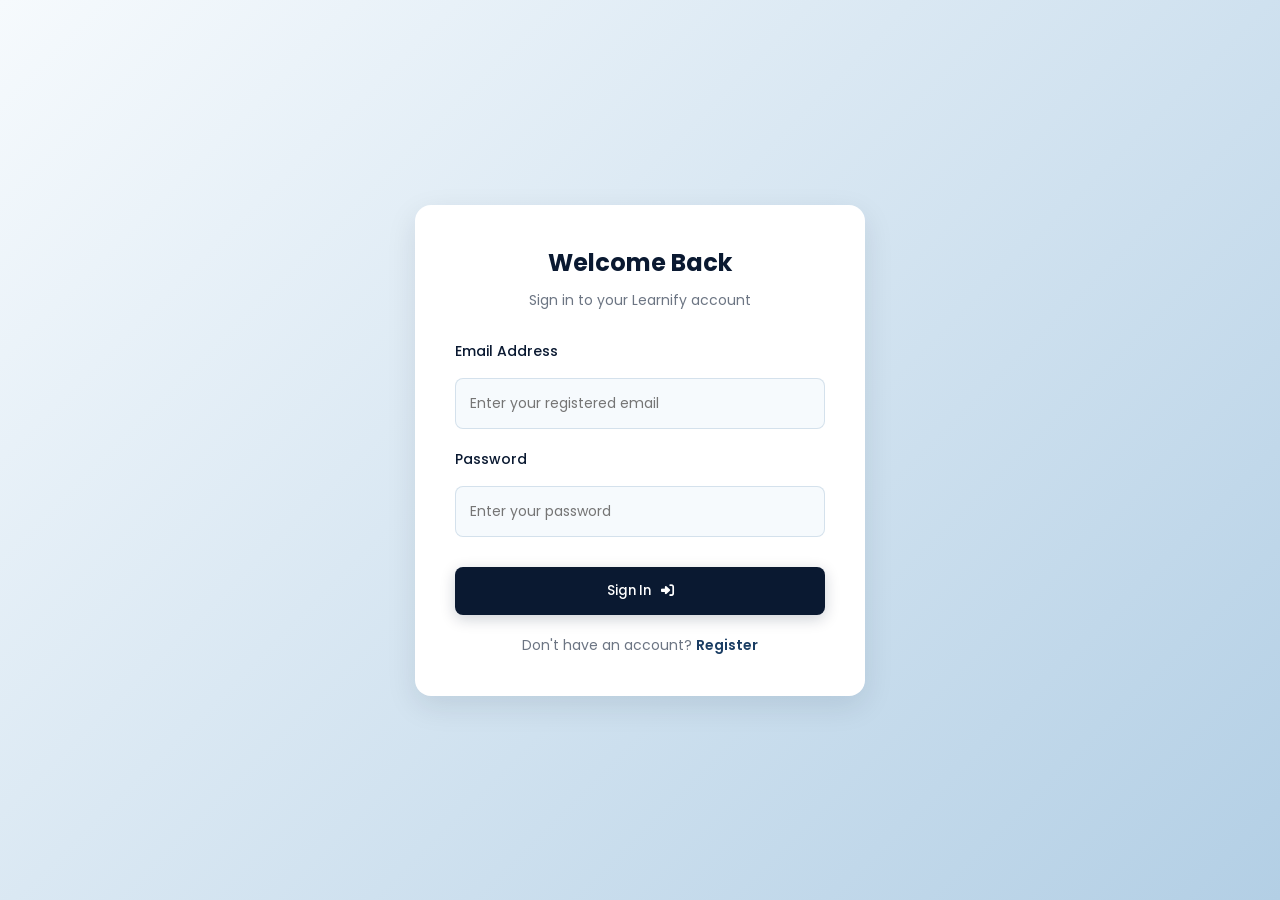
<file: Learnify_Frontend/login.html>
<!DOCTYPE html>
<html lang="en">
<head>
    <meta charset="UTF-8">
    <meta name="viewport" content="width=device-width, initial-scale=1.0">
    <title>Login - Learnify</title>
    <link href="https://fonts.googleapis.com/css2?family=Poppins:wght@300;400;500;600;700&display=swap" rel="stylesheet">
    <link rel="stylesheet" href="https://cdnjs.cloudflare.com/ajax/libs/font-awesome/6.4.0/css/all.min.css">
    <link rel="stylesheet" href="style.css">
    <style>
        .auth-container {
            min-height: 100vh;
            display: flex;
            align-items: center;
            justify-content: center;
            background: linear-gradient(135deg, #F6FAFD 0%, #B3CFE5 100%);
            padding: 20px;
        }
        .auth-card {
            background: var(--cls-white);
            padding: 40px;
            border-radius: 16px;
            box-shadow: 0 10px 30px rgba(10, 25, 49, 0.1);
            width: 100%;
            max-width: 450px;
        }
        .auth-card h2 {
            margin-bottom: 10px;
            color: var(--cls-dark-navy);
            text-align: center;
        }
        .auth-card p {
            text-align: center;
            color: rgba(10, 25, 49, 0.6);
            margin-bottom: 30px;
            font-size: 14px;
        }
        .form-group {
            margin-bottom: 20px;
        }
        .form-group label {
            display: block;
            margin-bottom: 8px;
            font-size: 14px;
            font-weight: 500;
        }
        .message-box {
            padding: 12px;
            border-radius: 6px;
            margin-bottom: 20px;
            font-size: 14px;
            display: none;
            text-align: center;
        }
        .success { background-color: #d4edda; color: #155724; }
        .error { background-color: #f8d7da; color: #721c24; }
    </style>
</head>
<body>

    <div class="auth-container">
        <div class="auth-card">
            <h2>Welcome Back</h2>
            <p>Sign in to your Learnify account</p>

            <div id="messageBox" class="message-box"></div>

            <form id="loginForm">
                <div class="form-group">
                    <label>Email Address</label>
                    <input type="email" id="email" placeholder="Enter your registered email" required class="form-input">
                </div>
                <div class="form-group">
                    <label>Password</label>
                    <input type="password" id="password" placeholder="Enter your password" required class="form-input">
                </div>
                <button type="submit" class="btn-primary" style="width: 100%; justify-content: center; margin-top: 10px;">
                    Sign In <i class="fa-solid fa-right-to-bracket"></i>
                </button>
            </form>
            <p style="margin-top: 20px; margin-bottom: 0;">Don't have an account? <a href="signup.html" style="color: var(--cls-deep-blue); font-weight: 600; text-decoration: none;">Register</a></p>
        </div>
    </div>

   <script>
        document.getElementById('loginForm').addEventListener('submit', async function(e) {
            e.preventDefault();
            
            const msgBox = document.getElementById('messageBox');
            const email = document.getElementById('email').value;
            const password = document.getElementById('password').value;

            const loginData = {
                Email: email,
                Password: password
            };

            try {
                const response = await fetch('http://127.0.0.1:8000/login', {
                    method: 'POST',
                    headers: {
                        'Content-Type': 'application/json'
                    },
                    body: JSON.stringify(loginData)
                });

                const data = await response.json();

                if (response.ok) {
                    msgBox.className = "message-box success";
                    msgBox.innerText = "Login Successful!";
                    msgBox.style.display = "block";

                    // 🌟 1. ඩෑෂ්බෝඩ් එකට අවශ්‍ය ඔක්කොම ඩේටා ටික බ්‍රවුසර් එකේ නිවැරදි Keys වලින් සේව් කරගන්නවා
                    localStorage.setItem('access_token', data.access_token);
                    localStorage.setItem('user_name', data.user_name);
                    localStorage.setItem('user_email', data.user_email);
                    localStorage.setItem('user_role', data.user_role);

                    alert("Logged in successfully! Redirecting...");

                    // 🌟 2. යූසර්ගේ Role එක අනුව නිවැරදිම ඩෑෂ්බෝඩ් එකට හරවා යැවීම
                    const role = data.user_role.toLowerCase();
                    if (role === "teacher" || role === "both") {
                        window.location.href = "teacher_dashboard.html";
                    } else if (role === "student") {
                        window.location.href = "student_dashboard.html"; 
                    }
                } else {
                    msgBox.className = "message-box error";
                    msgBox.innerText = data.detail || "Invalid email or password!";
                    msgBox.style.display = "block";
                }
            } catch (error) {
                msgBox.className = "message-box error";
                msgBox.innerText = "Cannot connect to Backend Server!";
                msgBox.style.display = "block";
            }
        });
    </script>
</body>
</html>
</file>
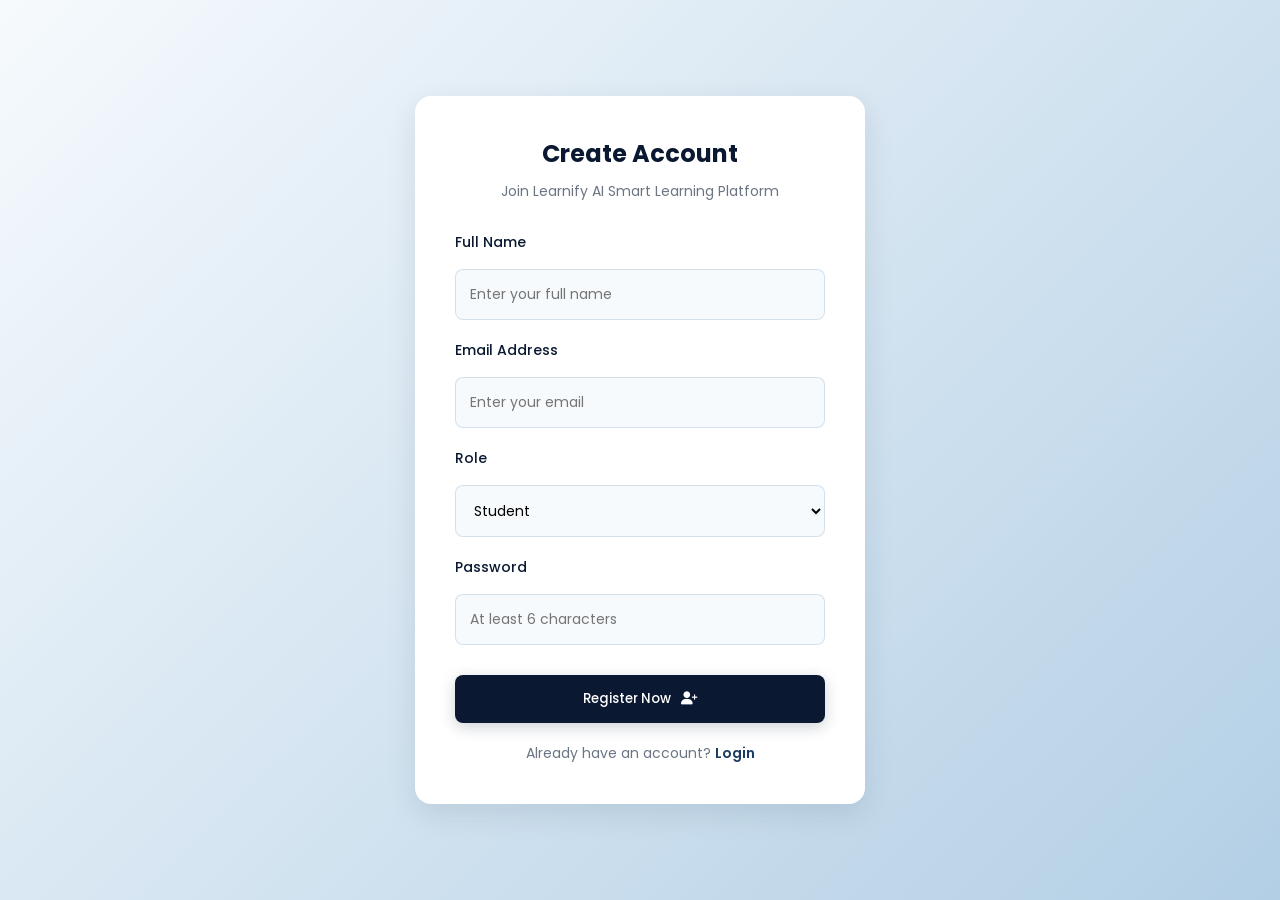
<file: Learnify_Frontend/signup.html>
<!DOCTYPE html>
<html lang="en">
<head>
    <meta charset="UTF-8">
    <meta name="viewport" content="width=device-width, initial-scale=1.0">
    <title>Sign Up - Learnify</title>
    <link href="https://fonts.googleapis.com/css2?family=Poppins:wght@300;400;500;600;700&display=swap" rel="stylesheet">
    <link rel="stylesheet" href="https://cdnjs.cloudflare.com/ajax/libs/font-awesome/6.4.0/css/all.min.css">
    <link rel="stylesheet" href="style.css">
    <style>
        .auth-container {
            min-height: 100vh;
            display: flex;
            align-items: center;
            justify-content: center;
            background: linear-gradient(135deg, #F6FAFD 0%, #B3CFE5 100%);
            padding: 20px;
        }
        .auth-card {
            background: var(--cls-white);
            padding: 40px;
            border-radius: 16px;
            box-shadow: 0 10px 30px rgba(10, 25, 49, 0.1);
            width: 100%;
            max-width: 450px;
        }
        .auth-card h2 {
            margin-bottom: 10px;
            color: var(--cls-dark-navy);
            text-align: center;
        }
        .auth-card p {
            text-align: center;
            color: rgba(10, 25, 49, 0.6);
            margin-bottom: 30px;
            font-size: 14px;
        }
        .form-group {
            margin-bottom: 20px;
        }
        .form-group label {
            display: block;
            margin-bottom: 8px;
            font-size: 14px;
            font-weight: 500;
        }
        .select-input {
            width: 100%;
            padding: 14px;
            border-radius: 8px;
            border: 1px solid rgba(74, 127, 167, 0.2);
            background-color: var(--cls-light-bg);
            outline: none;
            font-size: 14px;
            font-family: 'Poppins', sans-serif;
        }
        .message-box {
            padding: 12px;
            border-radius: 6px;
            margin-bottom: 20px;
            font-size: 14px;
            display: none;
            text-align: center;
        }
        .success { background-color: #d4edda; color: #155724; }
        .error { background-color: #f8d7da; color: #721c24; }
    </style>
</head>
<body>

    <div class="auth-container">
        <div class="auth-card">
            <h2>Create Account</h2>
            <p>Join Learnify AI Smart Learning Platform</p>

            <div id="messageBox" class="message-box"></div>

            <form id="signupForm">
                <div class="form-group">
                    <label>Full Name</label>
                    <input type="text" id="name" placeholder="Enter your full name" required class="form-input">
                </div>
                <div class="form-group">
                    <label>Email Address</label>
                    <input type="email" id="email" placeholder="Enter your email" required class="form-input">
                </div>
                <div class="form-group">
                    <label>Role</label>
                    <select id="role" class="select-input" required>
    <option value="student">Student</option>
    <option value="teacher">Teacher</option>
    <option value="both">Both (Student & Teacher)</option>
</select>
                </div>
                <div class="form-group">
                    <label>Password</label>
                    <input type="password" id="password" placeholder="At least 6 characters" minlength="6" required class="form-input">
                </div>
                <button type="submit" class="btn-primary" style="width: 100%; justify-content: center; margin-top: 10px;">
                    Register Now <i class="fa-solid fa-user-plus"></i>
                </button>
            </form>
            <p style="margin-top: 20px; margin-bottom: 0;">Already have an account? <a href="login.html" style="color: var(--cls-deep-blue); font-weight: 600; text-decoration: none;">Login</a></p>
        </div>
    </div>

    <script>
        document.getElementById('signupForm').addEventListener('submit', async function(e) {
            e.preventDefault();
            
            const msgBox = document.getElementById('messageBox');
            const name = document.getElementById('name').value;
            const email = document.getElementById('email').value;
            const role = document.getElementById('role').value;
            const password = document.getElementById('password').value;

            // ඩේටා ටික JSON එකකට සකස් කිරීම (schema.py එකේ ආකාරයටම)
            const signupData = {
                Name: name,
                Email: email,
                Role: role,
                Password: password
            };

            try {
                // අපේ FastAPI බැක්ඇන්ඩ් එකට Fetch එකක් මඟින් සම්බන්ධ වීම 
                const response = await fetch('http://127.0.0.1:8000/signup', {
                    method: 'POST',
                    headers: {
                        'Content-Type': 'application/json'
                    },
                    body: JSON.stringify(signupData)
                });

                const data = await response.json();

                if (response.ok) {
                    msgBox.className = "message-box success";
                    msgBox.innerText = "Registration Successful! Redirecting to login...";
                    msgBox.style.display = "block";
                    setTimeout(() => window.location.href = 'login.html', 2000); 
                } else {
                    msgBox.className = "message-box error";
                    msgBox.innerText = data.detail || "Registration failed!";
                    msgBox.style.display = "block";
                }
            } catch (error) {
                msgBox.className = "message-box error";
                msgBox.innerText = "Cannot connect to Backend Server! (Make sure Uvicorn is running)";
                msgBox.style.display = "block";
            }
        });
    </script>
</body>
</html>
</file>
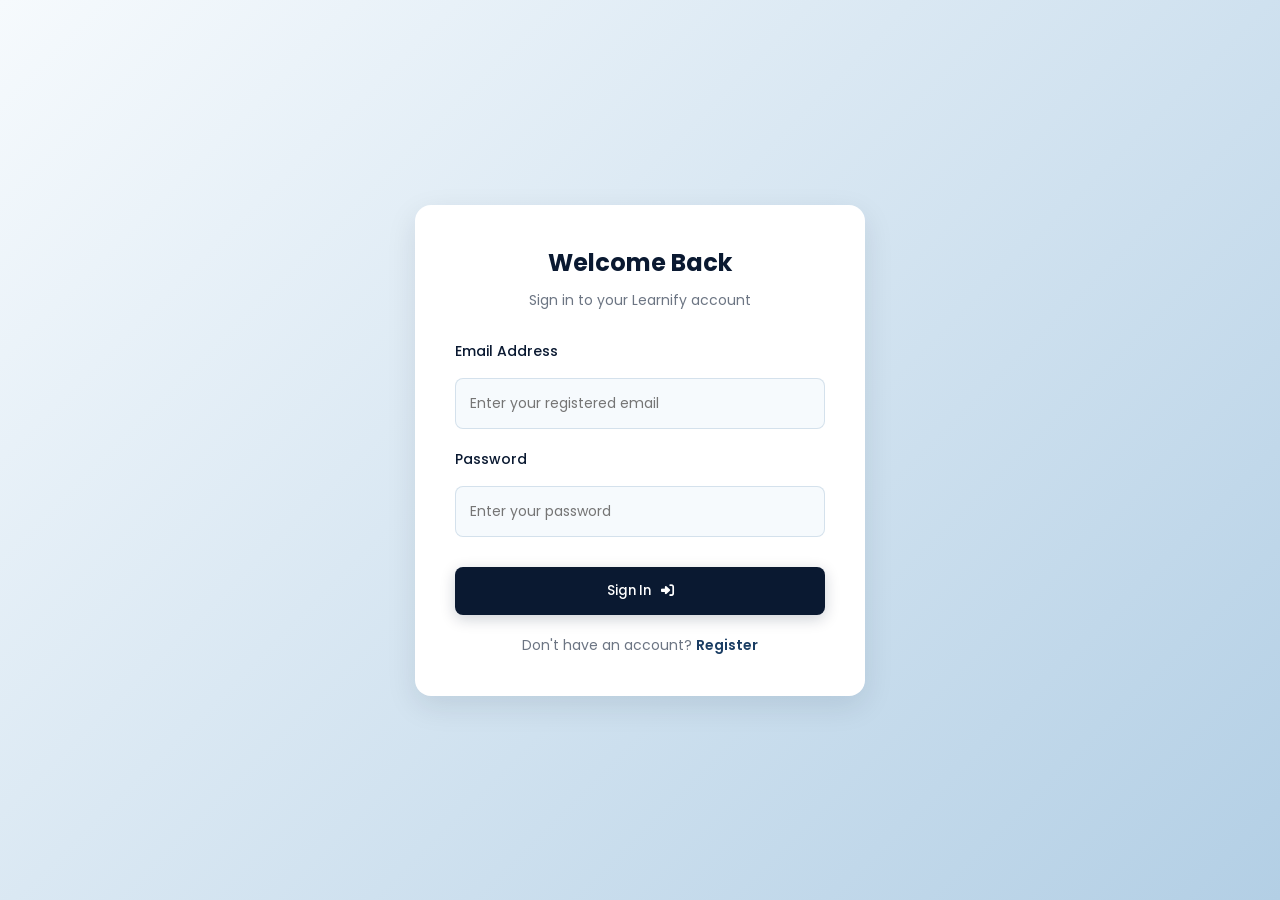
<file: Learnify_Frontend/student_dashboard.html>
<!DOCTYPE html>
<html lang="en">
<head>
    <meta charset="UTF-8">
    <meta name="viewport" content="width=device-width, initial-scale=1.0">
    <title>Learnify - Student Dashboard</title>
    <link rel="stylesheet" href="https://cdnjs.cloudflare.com/ajax/libs/font-awesome/6.4.0/css/all.min.css">
    <link href="https://fonts.googleapis.com/css2?family=Poppins:wght@300;400;500;600;700&display=swap" rel="stylesheet">
    <link rel="stylesheet" href="style.css">
</head>
<body class="student-dashboard-body">

    <div class="student-dashboard-layout" id="student-dashboard">

        <!-- ===================== SIDEBAR ===================== -->
        <aside class="student-sidebar" id="student-sidebar">
            <div class="student-sidebar-brand" id="student-sidebar-brand">
                <div class="student-brand-mark" id="student-brand-mark" aria-hidden="true">
                    <i class="fa-solid fa-graduation-cap"></i>
                </div>
                <div class="student-brand-text">
                    <span class="student-brand-name">Learnify</span>
                    <span class="student-brand-role">Student Portal</span>
                </div>
            </div>

            <nav class="student-sidebar-nav" id="student-sidebar-nav" aria-label="Student navigation">
                <ul class="student-menu" id="student-menu">
                    <li class="student-menu-item active" data-tab="courses" id="nav-courses">
                        <i class="fa-solid fa-book-open"></i>
                        <span>Courses</span>
                    </li>
                    <li class="student-menu-item" data-tab="my-courses" id="nav-my-courses">
                        <i class="fa-solid fa-bookmark"></i>
                        <span>My Courses</span>
                    </li>
                    <li class="student-menu-item" data-tab="finish-courses" id="nav-finish-courses">
                        <i class="fa-solid fa-flag-checkered"></i>
                        <span>Finish Courses</span>
                    </li>
                    <li class="student-menu-item" data-tab="course-result" id="nav-course-result">
                        <i class="fa-solid fa-chart-column"></i>
                        <span>Course Result</span>
                    </li>
                    <li class="student-menu-item" data-tab="recommendations" id="nav-recommendations">
                        <i class="fa-solid fa-lightbulb"></i>
                        <span>Recommendations</span>
                    </li>
                </ul>
            </nav>

            <div class="student-sidebar-footer" id="student-sidebar-footer">
                <button type="button" class="student-logout-btn" id="logout-btn">
                    <i class="fa-solid fa-right-from-bracket"></i>
                    <span>Log Out</span>
                </button>
            </div>
        </aside>

        <!-- ===================== MAIN ===================== -->
        <main class="student-main" id="student-main">

            <!-- Top header with dynamic student name -->
            <header class="student-top-header" id="student-top-header">
                <div class="student-header-welcome" id="student-header-welcome">
                    <p class="student-header-kicker" id="student-header-kicker">Student Dashboard</p>
                    <h1 class="student-welcome-title" id="student-welcome-title">
                        Welcome back, <span id="student-name">Student</span>!
                    </h1>
                    <p class="student-welcome-sub" id="student-welcome-sub">
                        Continue learning, track progress, and explore new courses.
                    </p>
                </div>
                <div class="student-header-meta" id="student-header-meta">
                    <div class="student-header-user" id="student-header-user">
                        <span class="student-header-avatar" id="student-header-avatar" aria-hidden="true">
                            <i class="fa-solid fa-user"></i>
                        </span>
                        <div class="student-header-user-text">
                            <strong id="student-display-name">Student</strong>
                            <small id="student-display-email">student@learnify.com</small>
                        </div>
                    </div>
                </div>
            </header>

            <!-- Main content panels (tab targets) -->
            <div class="student-content-body" id="student-content-body">

                <!-- Tab: Courses (default active) -->
                <section class="student-tab-content active" id="courses" data-panel="courses">
                    <div class="student-panel-card" id="courses-panel">
                        <div class="student-panel-header">
                            <h2><i class="fa-solid fa-book-open"></i> Available Courses</h2>
                            <p>Browse and enroll in courses published on Learnify.</p>
                        </div>
                        <div class="student-courses-grid" id="available-courses-container">
                            <div class="student-empty-state" id="available-courses-empty">
                                <i class="fa-solid fa-layer-group"></i>
                                <p>No courses to show yet. Check back soon!</p>
                            </div>
                        </div>
                    </div>
                </section>

                <!-- Tab: My Courses -->
                <section class="student-tab-content" id="my-courses" data-panel="my-courses">
                    <div class="student-panel-card" id="my-courses-panel">
                        <div class="student-panel-header">
                            <h2><i class="fa-solid fa-bookmark"></i> My Courses</h2>
                            <p>Courses you are currently enrolled in.</p>
                        </div>
                        <div class="student-courses-grid" id="my-courses-container">
                            <div class="student-empty-state" id="my-courses-empty">
                                <i class="fa-solid fa-bookmark"></i>
                                <p>You have not enrolled in any courses yet.</p>
                            </div>
                        </div>
                    </div>
                </section>

                <!-- Tab: Finish Courses -->
                <section class="student-tab-content" id="finish-courses" data-panel="finish-courses">
                    <div class="student-panel-card" id="finish-courses-panel">
                        <div class="student-panel-header">
                            <h2><i class="fa-solid fa-flag-checkered"></i> Finished Courses</h2>
                            <p>Courses you have completed successfully.</p>
                        </div>
                        <div class="student-finished-wrap" id="finish-courses-container">
                            <div class="student-empty-state" id="finish-courses-empty">
                                <i class="fa-solid fa-flag-checkered"></i>
                                <p>No finished courses yet. Keep learning!</p>
                            </div>
                            <div class="student-table-responsive" id="finish-courses-table-wrap" hidden>
                                <table class="student-finished-table" id="finish-courses-table">
                                    <thead>
                                        <tr>
                                            <th scope="col">Course Name</th>
                                            <th scope="col">Teacher</th>
                                            <th scope="col">Chapter-wise Marks</th>
                                            <th scope="col">Course Start Date</th>
                                            <th scope="col">Course End Date</th>
                                        </tr>
                                    </thead>
                                    <tbody id="finish-courses-tbody"></tbody>
                                </table>
                            </div>
                        </div>
                    </div>
                </section>

                <!-- Tab: Course Result -->
                <section class="student-tab-content" id="course-result" data-panel="course-result">
                    <div class="student-panel-card" id="course-result-panel">
                        <div class="student-panel-header">
                            <h2><i class="fa-solid fa-chart-column"></i> Course Results</h2>
                            <p>Predicted performance and risk level for your finished courses.</p>
                        </div>
                        <div class="student-results-wrap" id="course-results-container">
                            <div class="student-empty-state" id="course-results-empty">
                                <i class="fa-solid fa-chart-column"></i>
                                <p>Results will appear here after you complete a full course.</p>
                            </div>
                            <div class="student-table-responsive" id="course-results-table-wrap" hidden>
                                <table class="student-finished-table student-results-table" id="course-results-table">
                                    <thead>
                                        <tr>
                                            <th scope="col">Course Name</th>
                                            <th scope="col">Predicted Performance</th>
                                        </tr>
                                    </thead>
                                    <tbody id="course-results-tbody"></tbody>
                                </table>
                            </div>
                        </div>
                    </div>
                </section>

                <!-- Tab: Recommendations -->
                <section class="student-tab-content" id="recommendations" data-panel="recommendations">
                    <div class="student-panel-card" id="recommendations-panel">
                        <div class="student-panel-header">
                            <h2><i class="fa-solid fa-lightbulb"></i> Recommendations</h2>
                            <p>Personalized course suggestions for you.</p>
                        </div>
                        <div class="student-courses-grid" id="recommendations-container">
                            <div class="student-empty-state" id="recommendations-empty">
                                <i class="fa-solid fa-lightbulb"></i>
                                <p>Recommendations will show up as you learn more.</p>
                            </div>
                        </div>
                    </div>
                </section>

            </div>
        </main>
    </div>

    <!-- Student enrolled course content overlay (opened from My Courses) -->
    <div id="sd-course-view-overlay" class="sd-fullpage-overlay" aria-hidden="true">
        <div class="sd-fullpage-shell" role="dialog" aria-modal="true" aria-labelledby="sd-course-view-title">
            <header class="sd-fullpage-header">
                <button type="button" class="sd-btn sd-btn-nav" id="sd-course-view-close">
                    <i class="fa-solid fa-arrow-left"></i> Back to My Courses
                </button>
                <div class="sd-fullpage-meta">
                    <span class="sd-chip" id="sd-course-view-teacher">Teacher</span>
                    <span class="sd-chip sd-chip-price" id="sd-course-view-price">LKR 0.00</span>
                </div>
            </header>
            <div class="sd-fullpage-hero">
                <p class="sd-fullpage-kicker">Enrolled Course</p>
                <h2 id="sd-course-view-title">Course Title</h2>
                <p id="sd-course-view-description" class="sd-fullpage-description"></p>
            </div>
            <div class="sd-fullpage-content">
                <h3 class="sd-fullpage-section-title"><i class="fa-solid fa-book-open"></i> Chapters</h3>
                <div id="sd-course-view-chapters" class="sd-chapters-list"></div>
            </div>
        </div>
    </div>

    <script src="student_dashboard.js"></script>
</body>
</html>
</file>
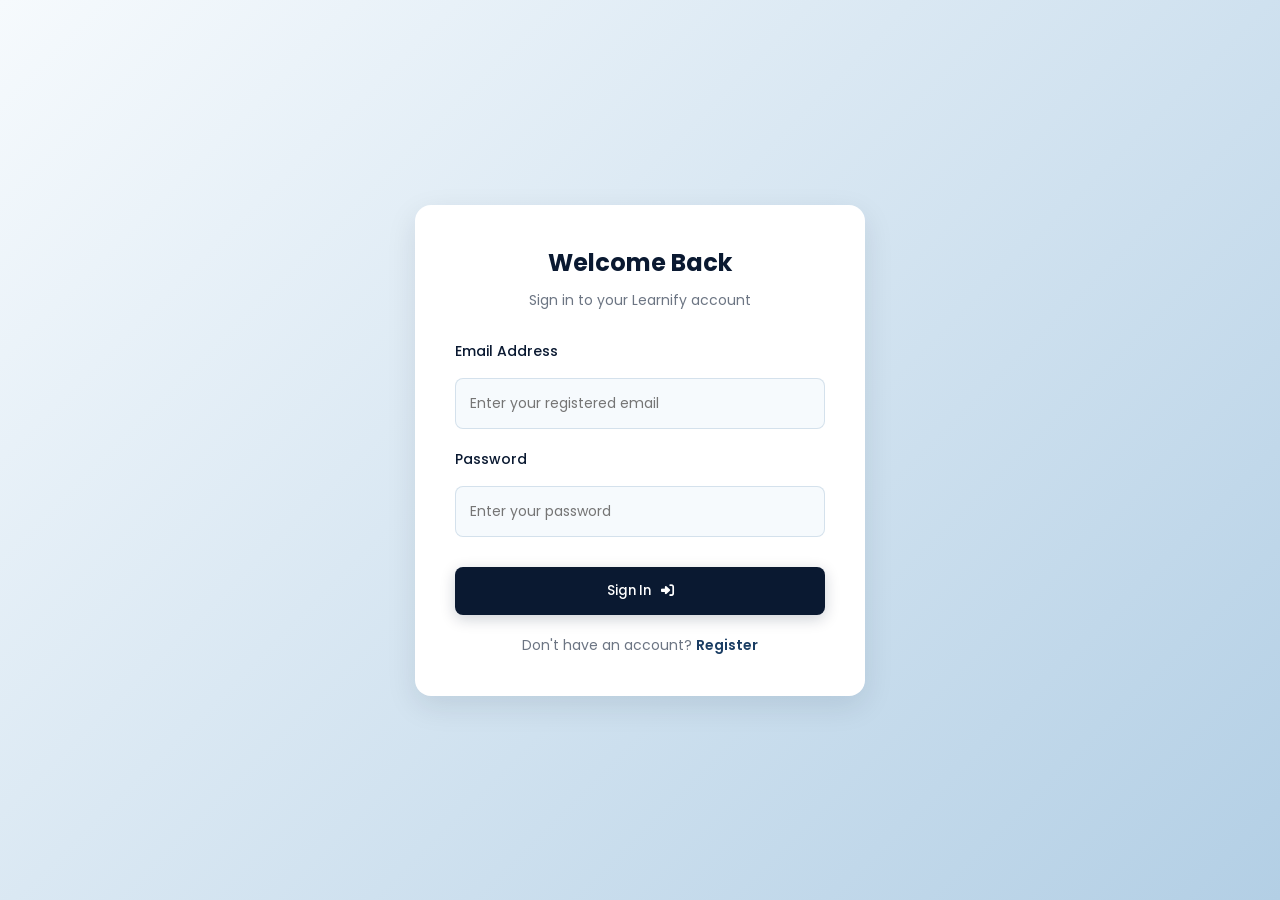
<file: Learnify_Frontend/teacher_dashboard.html>
<!DOCTYPE html>
<html lang="en">
<head>
    <meta charset="UTF-8">
    <meta name="viewport" content="width=device-width, initial-scale=1.0">
    <title>Learnify - Teacher Dashboard</title>
    <link rel="stylesheet" href="https://cdnjs.cloudflare.com/ajax/libs/font-awesome/6.4.0/css/all.min.css">
    <link href="https://fonts.googleapis.com/css2?family=Poppins:wght@300;400;500;600;700&display=swap" rel="stylesheet">
    <link rel="stylesheet" href="style.css">
    <style>
        /* ============================================
           ADDITIONAL STYLES FOR QUIZ PREVIEW
           ============================================ */
        .chapter-quiz-toggle-area {
            margin-top: 12px;
        }
        
        .chapter-quiz-preview-box {
            display: none;
            margin-top: 15px;
            background: #f8f9fa;
            border-radius: 8px;
            padding: 15px;
            border: 1px solid #e0e0e0;
        }
        
        .chapter-quiz-preview-box.active {
            display: block;
        }
        
        .question-card-item {
            background-color: #FFFFFF;
            border: 1px solid #B3CFE5;
            border-radius: 8px;
            padding: 20px;
            margin-bottom: 20px;
            transition: border-color 0.3s ease;
        }
        
        .question-card-item:hover {
            border-color: #4A7FA7;
        }
        
        .btn-confirm-chapter-quiz {
            background-color: #2ecc71;
            color: white;
            border: none;
            padding: 12px 30px;
            font-size: 14px;
            font-weight: 600;
            border-radius: 6px;
            cursor: pointer;
            transition: background 0.3s ease;
        }
        
        .btn-confirm-chapter-quiz:hover {
            background-color: #27ae60;
        }
        
        .btn-confirm-chapter-quiz:disabled {
            background-color: #95a5a6;
            cursor: not-allowed;
        }
        
        .badge {
            display: inline-block;
            padding: 4px 12px;
            border-radius: 20px;
            font-size: 12px;
            font-weight: 600;
        }
        
        .badge-success {
            background: #2ecc71;
            color: white;
        }
        
        .badge-warning {
            background: #f39c12;
            color: white;
        }
        
        .badge-danger {
            background: #e74c3c;
            color: white;
        }
        
        .chapter-form-block {
            border-left: 4px solid #3498db;
            padding-left: 15px;
            margin-bottom: 25px;
        }
        
        .chapter-form-block.chapter-1 { border-left-color: #3498db; }
        .chapter-form-block.chapter-2 { border-left-color: #2ecc71; }
        .chapter-form-block.chapter-3 { border-left-color: #9b59b6; }
        
        .file-drop-zone {
            border: 2px dashed #B3CFE5;
            border-radius: 6px;
            padding: 20px;
            text-align: center;
            cursor: pointer;
            transition: all 0.3s ease;
            position: relative;
        }
        
        .file-drop-zone:hover {
            border-color: #4A7FA7;
            background: #f0f7fb;
        }
        
        .file-drop-zone input[type="file"] {
            position: absolute;
            top: 0;
            left: 0;
            width: 100%;
            height: 100%;
            opacity: 0;
            cursor: pointer;
        }
        
        .file-drop-zone p {
            margin: 0;
            color: #666;
        }
        
        .file-drop-zone p span {
            color: #3498db;
            font-weight: 600;
        }
        
        .btn-execute-chapter-quiz {
            background: #3498db;
            color: white;
            padding: 10px 20px;
            border: none;
            border-radius: 6px;
            cursor: pointer;
            font-weight: 500;
            transition: background 0.3s ease;
        }
        
        .btn-execute-chapter-quiz:hover {
            background: #2980b9;
        }
        
        .btn-execute-chapter-quiz:disabled {
            background: #95a5a6;
            cursor: not-allowed;
        }
        
        .btn-dashboard-submit {
            background: #1A3D63;
            color: white;
            padding: 14px 30px;
            border: none;
            border-radius: 6px;
            font-size: 16px;
            font-weight: 600;
            cursor: pointer;
            transition: background 0.3s ease;
            width: 100%;
        }
        
        .btn-dashboard-submit:hover {
            background: #0A1931;
        }
        
        .btn-dashboard-submit:disabled {
            background: #95a5a6;
            cursor: not-allowed;
        }
        
        .section-divider {
            margin: 30px 0 20px 0;
            border-top: 2px solid #e0e0e0;
            text-align: center;
        }
        
        .section-divider span {
            background: #f8f9fa;
            padding: 0 15px;
            position: relative;
            top: -12px;
            color: #1A3D63;
            font-weight: 600;
            font-size: 16px;
        }
        
        .required {
            color: #e74c3c;
            font-weight: 600;
        }
        
        .form-group {
            margin-bottom: 16px;
        }
        
        .form-group label {
            display: block;
            font-weight: 500;
            margin-bottom: 5px;
            color: #1A3D63;
        }
        
        .form-group input,
        .form-group textarea {
            width: 100%;
            padding: 10px;
            border: 1px solid #ddd;
            border-radius: 6px;
            font-size: 14px;
            font-family: inherit;
        }
        
        .form-group-row {
            display: flex;
            gap: 20px;
            flex-wrap: wrap;
        }
        
        .dashboard-card {
            background: white;
            border-radius: 12px;
            padding: 25px;
            box-shadow: 0 2px 10px rgba(0,0,0,0.08);
            margin-bottom: 20px;
        }
        
        .card-header {
            margin-bottom: 20px;
        }
        
        .card-header h3 {
            color: #1A3D63;
            margin-bottom: 8px;
        }
        
        .card-header p {
            color: #666;
            font-size: 14px;
        }
    </style>
</head>
<body>

    <div class="dashboard-wrapper">
        <!-- Sidebar Navigation -->
        <aside class="sidebar">
            <div class="sidebar-profile">
                <div class="profile-avatar">
                    <i class="fa-solid fa-user-tie"></i>
                </div>
                <h3 id="teacher-display-name">Loading...</h3>
                <p id="teacher-display-email">teacher@learnify.com</p>
                <button class="btn-edit-profile"><i class="fa-solid fa-pen-to-square"></i> Edit Profile</button>
            </div>

            <ul class="sidebar-menu">
                <li class="menu-item active" data-tab="create-course">
                    <i class="fa-solid fa-circle-plus"></i> <span>Create Course</span>
                </li>
                <li class="menu-item" data-tab="my-courses">
                    <i class="fa-solid fa-book-bookmark"></i> <span>My Courses</span>
                </li>
                <li class="menu-item" data-tab="student-details">
                    <i class="fa-solid fa-graduation-cap"></i> <span>Students Details</span>
                </li>
            </ul>

            <div class="sidebar-footer">
                <button id="logout-btn" class="btn-logout">
                    <i class="fa-solid fa-right-from-bracket"></i> <span>Logout</span>
                </button>
            </div>
        </aside>

        <!-- Main Content Area -->
        <main class="main-content">
            <header class="content-header">
                <h2>Dashboard User <span class="role-tag">Teacher</span></h2>
                <div class="hamburger-menu"><i class="fa-solid fa-bars"></i></div>
            </header>

            <div class="content-body">
                
                <!-- Tab 1: Create Course -->
                <section id="create-course" class="tab-content active">
                    <div class="dashboard-card">
                        <div class="card-header">
                            <h3><i class="fa-solid fa-folder-plus"></i> Upload New Course Details (3-Chapter System)</h3>
                            <p>Provide course information, upload content for all 3 chapters, generate/approve individual AI quizzes, and launch your course module.</p>
                        </div>
                        
                        <form id="course-upload-form" class="dashboard-form" onsubmit="event.preventDefault(); return false;">
                            <div class="form-group">
                                <label for="course-title">Course Title <span class="required">*</span></label>
                                <input type="text" id="course-title" placeholder="e.g., Introduction to Java OOP" required>
                            </div>

                            <div class="form-group">
                                <label for="course-desc">Course Description <span class="required">*</span></label>
                                <textarea id="course-desc" rows="4" placeholder="Briefly describe what students will learn in this course..." required></textarea>
                            </div>

                            <div class="form-group-row">
                                <div class="form-group" style="max-width: 300px;">
                                    <label for="course-price">Course Price (LKR) <span class="required">*</span></label>
                                    <input type="number" id="course-price" value="0.00" min="0" step="0.01" required>
                                </div>
                            </div>

                            <div class="section-divider">
                                <span><i class="fa-solid fa-book"></i> Course Chapters Content (Compulsory 3 Chapters)</span>
                            </div>

                            <!-- ========================================== -->
                            <!-- CHAPTER 1 -->
                            <!-- ========================================== -->
                            <div class="chapter-form-block chapter-1" id="quiz-card-ch1">
                                <h4>Chapter 1 Blueprint <span id="badge-ch1" class="badge badge-warning">Pending</span></h4>
                                <div class="form-group" style="margin-bottom: 12px;">
                                    <label for="ch1-title">Chapter 1 Title <span class="required">*</span></label>
                                    <input type="text" id="ch1-title" placeholder="e.g., Objects and Classes Basics" required>
                                </div>
                                <div class="upload-box compulsory">
                                    <label><i class="fa-brands fa-youtube" style="color: #ff0000;"></i> Lesson Video YouTube Link <span class="required">*</span></label>
                                    <div class="url-input-zone" style="margin-top: 5px;">
                                        <input type="url" id="ch1-video" placeholder="https://www.youtube.com/watch?v=..." style="width: 100%; padding: 10px; border: 1px solid #ccc; border-radius: 4px;" required>
                                    </div>
                                </div>
                                <div class="upload-box compulsory" style="margin-top: 12px;">
                                    <label><i class="fa-solid fa-file-pdf"></i> Upload Lecture Note (PDF) <span class="required">*</span></label>
                                    <div class="file-drop-zone">
                                        <input type="file" id="ch1-pdf" accept=".pdf" required>
                                        <p>📄 PDF or <span>Browse</span></p>
                                    </div>
                                </div>
                                <div class="quiz-generation-panel" style="margin-top: 15px;">
                                    <button type="button" class="btn-execute-chapter-quiz" data-chap="1" style="background: #3498db; color: white; padding: 10px 20px; border: none; border-radius: 6px; cursor: pointer;">
                                        <i class="fa-solid fa-gears"></i> Generate AI Quiz for Chapter 1
                                    </button>
                                </div>
                                <!-- Chapter 1 Toggle Area & Preview Box -->
                                <div class="chapter-quiz-toggle-area" id="toggle-area-ch1"></div>
                                <div class="chapter-quiz-preview-box" id="preview-box-ch1"></div>
                            </div>

                            <!-- ========================================== -->
                            <!-- CHAPTER 2 -->
                            <!-- ========================================== -->
                            <div class="chapter-form-block chapter-2" id="quiz-card-ch2">
                                <h4>Chapter 2 Blueprint <span id="badge-ch2" class="badge badge-warning">Pending</span></h4>
                                <div class="form-group" style="margin-bottom: 12px;">
                                    <label for="ch2-title">Chapter 2 Title <span class="required">*</span></label>
                                    <input type="text" id="ch2-title" placeholder="e.g., Inheritance & Polymorphism" required>
                                </div>
                                <div class="upload-box compulsory">
                                    <label><i class="fa-brands fa-youtube" style="color: #ff0000;"></i> Lesson Video YouTube Link <span class="required">*</span></label>
                                    <div class="url-input-zone" style="margin-top: 5px;">
                                        <input type="url" id="ch2-video" placeholder="https://www.youtube.com/watch?v=..." style="width: 100%; padding: 10px; border: 1px solid #ccc; border-radius: 4px;" required>
                                    </div>
                                </div>
                                <div class="upload-box compulsory" style="margin-top: 12px;">
                                    <label><i class="fa-solid fa-file-pdf"></i> Upload Lecture Note (PDF) <span class="required">*</span></label>
                                    <div class="file-drop-zone">
                                        <input type="file" id="ch2-pdf" accept=".pdf" required>
                                        <p>📄 PDF or <span>Browse</span></p>
                                    </div>
                                </div>
                                <div class="quiz-generation-panel" style="margin-top: 15px;">
                                    <button type="button" class="btn-execute-chapter-quiz" data-chap="2" style="background: #2ecc71; color: white; padding: 10px 20px; border: none; border-radius: 6px; cursor: pointer;">
                                        <i class="fa-solid fa-gears"></i> Generate AI Quiz for Chapter 2
                                    </button>
                                </div>
                                <!-- Chapter 2 Toggle Area & Preview Box -->
                                <div class="chapter-quiz-toggle-area" id="toggle-area-ch2"></div>
                                <div class="chapter-quiz-preview-box" id="preview-box-ch2"></div>
                            </div>

                            <!-- ========================================== -->
                            <!-- CHAPTER 3 -->
                            <!-- ========================================== -->
                            <div class="chapter-form-block chapter-3" id="quiz-card-ch3">
                                <h4>Chapter 3 Blueprint <span id="badge-ch3" class="badge badge-warning">Pending</span></h4>
                                <div class="form-group" style="margin-bottom: 12px;">
                                    <label for="ch3-title">Chapter 3 Title <span class="required">*</span></label>
                                    <input type="text" id="ch3-title" placeholder="e.g., Advanced Encapsulation & Interfaces" required>
                                </div>
                                <div class="upload-box compulsory">
                                    <label><i class="fa-brands fa-youtube" style="color: #ff0000;"></i> Lesson Video YouTube Link <span class="required">*</span></label>
                                    <div class="url-input-zone" style="margin-top: 5px;">
                                        <input type="url" id="ch3-video" placeholder="https://www.youtube.com/watch?v=..." style="width: 100%; padding: 10px; border: 1px solid #ccc; border-radius: 4px;" required>
                                    </div>
                                </div>
                                <div class="upload-box compulsory" style="margin-top: 12px;">
                                    <label><i class="fa-solid fa-file-pdf"></i> Upload Lecture Note (PDF) <span class="required">*</span></label>
                                    <div class="file-drop-zone">
                                        <input type="file" id="ch3-pdf" accept=".pdf" required>
                                        <p>📄 PDF or <span>Browse</span></p>
                                    </div>
                                </div>
                                <div class="quiz-generation-panel" style="margin-top: 15px;">
                                    <button type="button" class="btn-execute-chapter-quiz" data-chap="3" style="background: #9b59b6; color: white; padding: 10px 20px; border: none; border-radius: 6px; cursor: pointer;">
                                        <i class="fa-solid fa-gears"></i> Generate AI Quiz for Chapter 3
                                    </button>
                                </div>
                                <!-- Chapter 3 Toggle Area & Preview Box -->
                                <div class="chapter-quiz-toggle-area" id="toggle-area-ch3"></div>
                                <div class="chapter-quiz-preview-box" id="preview-box-ch3"></div>
                            </div>

                            <button type="submit" class="btn-dashboard-submit" style="margin-top: 30px;">
                                <i class="fa-solid fa-rocket"></i> CREATE & LAUNCH FULL MODULE COURSE
                            </button>
                        </form>
                    </div>
                </section>

                <!-- Tab 2: My Courses -->
                <section id="my-courses" class="tab-content">
                    <div class="dashboard-card">
                        <h3><i class="fa-solid fa-layer-group"></i> Courses You Have Uploaded</h3>
                        <p style="margin-bottom: 20px; color: rgba(10,25,49,0.6);">Below are the modules active on Learnify platform.</p>
                        <div class="teacher-courses-grid" id="uploaded-courses-container">
                            <div class="no-data-placeholder">
                                <i class="fa-solid fa-box-open"></i>
                                <p>No courses uploaded yet. Use the "Create Course" tab to launch your first course!</p>
                            </div>
                        </div>
                    </div>
                </section>

                <!-- Tab 3: Student Details -->
                <section id="student-details" class="tab-content">
                    <div class="dashboard-card">
                        <h3><i class="fa-solid fa-users"></i> Enrolled Students & Performance Analytics</h3>
                        <p style="margin-bottom: 20px; color: rgba(10,25,49,0.6);">Monitor mock exam marks and predictive AI risk metrics here.</p>
                        <div class="table-responsive">
                            <table class="analytics-table">
                                <thead>
                                    <tr>
                                        <th>Student ID</th>
                                        <th>Course Name</th>
                                        <th>Quiz Marks</th>
                                        <th>Attendance</th>
                                        <th>AI Predicted Risk</th>
                                    </tr>
                                </thead>
                                <tbody>
                                    <tr>
                                        <td>#ST1092</td>
                                        <td>Java OOP Masterclass</td>
                                        <td>85/100</td>
                                        <td>92%</td>
                                        <td><span class="badge risk-low">Low Risk</span></td>
                                    </tr>
                                    <tr>
                                        <td>#ST1104</td>
                                        <td>Java OOP Masterclass</td>
                                        <td>42/100</td>
                                        <td>60%</td>
                                        <td><span class="badge risk-high">High Risk</span></td>
                                    </tr>
                                </tbody>
                            </table>
                        </div>
                    </div>
                </section>

            </div>
        </main>
    </div>

    <!-- ========================================== -->
    <!-- SCRIPTS - Correct Loading Order            -->
    <!-- ========================================== -->
    <!-- 1. First load the quiz preview render function -->
    <script src="quiz_preview_render.js"></script>
    <!-- 2. Then load the main dashboard logic -->
    <script src="dashboard_teacher.js"></script>
    <!-- 3. My Courses card renderer (modals loaded from course_cards_component.html) -->
    <script src="my_courses_render.js"></script>

</body>
</html>
</file>
<file: Learnify_Frontend/style.css>
/* CSS VARIABLES FROM USER COLOR PALETTE */
:root {
    --cls-dark-navy: #0A1931;
    --cls-deep-blue: #1A3D63;
    --cls-slate-blue: #4A7FA7;
    --cls-air-blue: #B3CFE5;
    --cls-light-bg: #F6FAFD;
    --cls-white: #FFFFFF;
    --transition: all 0.3s cubic-bezier(0.25, 0.8, 0.25, 1);
}

/* GENERAL SETUP */
* {
    margin: 0;
    padding: 0;
    box-sizing: border-box;
    font-family: 'Poppins', sans-serif;
}

html {
    scroll-behavior: smooth;
}

body {
    background-color: var(--cls-light-bg);
    color: var(--cls-dark-navy);
    overflow-x: hidden;
}

.container {
    width: 85%;
    max-width: 1200px;
    margin: 0 auto;
}

/* NAVIGATION BAR STYLE */
.navbar {
    position: fixed;
    top: 0;
    left: 0;
    width: 100%;
    z-index: 1000;
    padding: 20px 0;
    background-color: transparent;
    transition: var(--transition);
}

.navbar.scrolled {
    background-color: rgba(10, 25, 49, 0.95);
    padding: 12px 0;
    box-shadow: 0 4px 20px rgba(0, 0, 0, 0.15);
    backdrop-filter: blur(10px);
}

.nav-container {
    display: flex;
    justify-content: space-between;
    align-items: center;
    width: 85%;
    max-width: 1200px;
    margin: 0 auto;
}

.navbar .logo {
    font-size: 24px;
    font-weight: 700;
    color: var(--cls-dark-navy);
    text-decoration: none;
    display: flex;
    align-items: center;
    gap: 10px;
    transition: var(--transition);
}

.navbar.scrolled .logo {
    color: var(--cls-white);
}

.nav-links {
    display: flex;
    list-style: none;
    gap: 30px;
}

.nav-links a {
    text-decoration: none;
    color: var(--cls-dark-navy);
    font-weight: 500;
    font-size: 15px;
    transition: var(--transition);
    position: relative;
    padding: 5px 0;
}

.navbar.scrolled .nav-links a {
    color: var(--cls-air-blue);
}

.nav-links a::after {
    content: '';
    position: absolute;
    bottom: 0;
    left: 0;
    width: 0;
    height: 2px;
    background-color: var(--cls-deep-blue);
    transition: var(--transition);
}

.navbar.scrolled .nav-links a::after {
    background-color: var(--cls-white);
}

.nav-links a.active::after,
.nav-links a:hover::after {
    width: 100%;
}

.navbar.scrolled .nav-links a.active {
    color: var(--cls-white);
}

/* AUTH BUTTONS IN NAVBAR */
.nav-auth-buttons {
    display: flex;
    align-items: center;
    gap: 15px;
}

.btn-login {
    text-decoration: none;
    color: var(--cls-dark-navy);
    font-weight: 600;
    transition: var(--transition);
}

.navbar.scrolled .btn-login {
    color: var(--cls-white);
}

.btn-signup {
    text-decoration: none;
    background-color: var(--cls-dark-navy);
    color: var(--cls-white);
    padding: 10px 22px;
    border-radius: 30px;
    font-weight: 500;
    box-shadow: 0 4px 10px rgba(10, 25, 49, 0.2);
    transition: var(--transition);
}

.navbar.scrolled .btn-signup {
    background-color: var(--cls-white);
    color: var(--cls-dark-navy);
}

.btn-signup:hover {
    transform: translateY(-2px);
    box-shadow: 0 6px 15px rgba(10, 25, 49, 0.3);
}

/* HERO SECTION CSS */
.hero-section {
    padding: 160px 0 100px 0;
    background: linear-gradient(135deg, #F6FAFD 0%, #B3CFE5 100%);
    min-height: 100vh;
    display: flex;
    align-items: center;
}

.hero-grid {
    display: grid;
    grid-template-columns: 1.2fr 1fr;
    gap: 50px;
    align-items: center;
}

.hero-badge {
    background-color: rgba(74, 127, 167, 0.15);
    color: var(--cls-deep-blue);
    padding: 6px 16px;
    border-radius: 20px;
    font-size: 13px;
    font-weight: 600;
    display: inline-block;
    margin-bottom: 20px;
}

.hero-text-content h1 {
    font-size: 48px;
    line-height: 1.2;
    font-weight: 700;
    margin-bottom: 20px;
    color: var(--cls-dark-navy);
}

.text-gradient {
    color: var(--cls-deep-blue);
    background: linear-gradient(45deg, var(--cls-dark-navy), var(--cls-slate-blue));
    -webkit-background-clip: text;
    background-clip: text; 
    -webkit-text-fill-color: transparent;
}

.hero-text-content p {
    font-size: 16px;
    color: rgba(10, 25, 49, 0.8);
    margin-bottom: 35px;
    line-height: 1.6;
}

.hero-cta-buttons {
    display: flex;
    gap: 20px;
}

.btn-primary {
    text-decoration: none;
    background-color: var(--cls-dark-navy);
    color: var(--cls-white);
    padding: 14px 28px;
    border-radius: 8px;
    font-weight: 500;
    display: inline-flex;
    align-items: center;
    gap: 10px;
    box-shadow: 0 4px 15px rgba(10, 25, 49, 0.2);
    transition: var(--transition);
    border: none;
    cursor: pointer;
}

.btn-primary:hover {
    background-color: var(--cls-deep-blue);
    transform: translateY(-2px);
}

.btn-secondary {
    text-decoration: none;
    border: 2px solid var(--cls-dark-navy);
    color: var(--cls-dark-navy);
    padding: 12px 28px;
    border-radius: 8px;
    font-weight: 500;
    transition: var(--transition);
}

.btn-secondary:hover {
    background-color: var(--cls-dark-navy);
    color: var(--cls-white);
}

/* HERO IMAGE CONTAINER */
.hero-image-container {
    position: relative;
}

.main-hero-image-wrapper {
    position: relative;
    border-radius: 20px;
}

.hero-img {
    width: 100%;
    border-radius: 20px;
    box-shadow: 0 20px 40px rgba(10, 25, 49, 0.15);
}

.floating-card {
    position: absolute;
    background-color: rgba(255, 255, 255, 0.9);
    backdrop-filter: blur(5px);
    border-radius: 12px;
    padding: 15px;
    box-shadow: 0 10px 25px rgba(0,0,0,0.08);
    display: flex;
    align-items: center;
    gap: 12px;
    z-index: 10;
}

.dynamic-student-count {
    bottom: 25px;
    left: -30px;
}

.dynamic-student-count i {
    font-size: 24px;
    color: #2ecc71;
}

.dynamic-ai-badge {
    top: 25px;
    right: -20px;
    font-weight: 600;
    font-size: 14px;
}

/* SECTION STRUCTURE SECTION */
section {
    padding: 90px 0;
}

.section-title-wrapper {
    text-align: center;
    margin-bottom: 50px;
}

.section-subtitle {
    color: var(--cls-slate-blue);
    font-weight: 600;
    font-size: 14px;
    text-transform: uppercase;
    letter-spacing: 1px;
}

.section-title-wrapper h2 {
    font-size: 32px;
    margin-top: 5px;
    color: var(--cls-dark-navy);
}

.title-underline {
    width: 60px;
    height: 3px;
    background-color: var(--cls-slate-blue);
    margin: 12px auto 0 auto;
    border-radius: 2px;
}

/* ABOUT SECTION CSS */
.about-section {
    background-color: var(--cls-white);
}

.about-grid {
    display: grid;
    grid-template-columns: repeat(2, 1fr);
    gap: 30px;
}

.about-card {
    background-color: var(--cls-light-bg);
    padding: 40px;
    border-radius: 12px;
    transition: var(--transition);
}

.about-card:hover {
    transform: translateY(-5px);
    box-shadow: 0 10px 30px rgba(10, 25, 49, 0.05);
}

.about-icon {
    font-size: 35px;
    color: var(--cls-deep-blue);
    margin-bottom: 20px;
}

.about-card h3 {
    margin-bottom: 15px;
    font-size: 20px;
}

.about-card p {
    color: rgba(10, 25, 49, 0.75);
    line-height: 1.6;
}

/* FACILITIES SECTION CSS */
.facilities-grid {
    display: grid;
    grid-template-columns: repeat(3, 1fr);
    gap: 30px;
}

.facility-card {
    background-color: var(--cls-white);
    padding: 35px 25px;
    border-radius: 16px;
    text-align: center;
    border: 1px solid rgba(74, 127, 167, 0.1);
    transition: var(--transition);
}

.facility-card:hover {
    transform: translateY(-10px);
    box-shadow: 0 20px 40px rgba(74, 127, 167, 0.12);
    border-color: var(--cls-slate-blue);
}

.facility-icon-box {
    width: 70px;
    height: 70px;
    background-color: rgba(74, 127, 167, 0.1);
    color: var(--cls-deep-blue);
    font-size: 28px;
    display: flex;
    align-items: center;
    justify-content: center;
    border-radius: 50px;
    margin: 0 auto 25px auto;
    transition: var(--transition);
}

.facility-card:hover .facility-icon-box {
    background-color: var(--cls-deep-blue);
    color: var(--cls-white);
}

.facility-card h3 {
    font-size: 20px;
    margin-bottom: 15px;
}

.facility-card p {
    font-size: 14px;
    color: rgba(10, 25, 49, 0.75);
    line-height: 1.6;
}

/* REVIEWS SECTION CSS */
.reviews-section {
    background-color: var(--cls-white);
}

.reviews-grid {
    display: grid;
    grid-template-columns: repeat(2, 1fr);
    gap: 30px;
}

.review-card {
    background-color: var(--cls-light-bg);
    padding: 35px;
    border-radius: 12px;
    position: relative;
}

.stars-container {
    color: #f1c40f;
    margin-bottom: 15px;
    font-size: 14px;
}

.review-card p {
    font-style: italic;
    line-height: 1.6;
    color: rgba(10, 25, 49, 0.8);
    margin-bottom: 25px;
}

.reviewer-info {
    display: flex;
    align-items: center;
    gap: 15px;
}

.avatar-img {
    width: 50px;
    height: 50px;
    border-radius: 50px;
    object-fit: cover;
}

.reviewer-info h4 {
    font-size: 16px;
    color: var(--cls-dark-navy);
}

.reviewer-info span {
    font-size: 12px;
    color: var(--cls-slate-blue);
}

/* CONTACT SECTION CSS */
.contact-grid {
    display: grid;
    grid-template-columns: 1fr 1.5fr;
    gap: 40px;
    background-color: var(--cls-white);
    padding: 40px;
    border-radius: 16px;
    box-shadow: 0 10px 30px rgba(0,0,0,0.02);
}

.contact-info-panel {
    background-color: var(--cls-dark-navy);
    color: var(--cls-white);
    padding: 40px 30px;
    border-radius: 12px;
}

.contact-info-panel h3 {
    margin-bottom: 15px;
    font-size: 22px;
}

.contact-info-panel p {
    color: var(--cls-air-blue);
    font-size: 14px;
    line-height: 1.6;
    margin-bottom: 30px;
}

.info-item {
    display: flex;
    align-items: center;
    gap: 15px;
    margin-bottom: 20px;
    font-size: 14px;
}

.info-item i {
    color: var(--cls-air-blue);
    font-size: 18px;
}

.contact-form {
    display: flex;
    flex-direction: column;
    gap: 20px;
    justify-content: center;
}

.form-input {
    width: 100%;
    padding: 14px;
    border-radius: 8px;
    border: 1px solid rgba(74, 127, 167, 0.2);
    background-color: var(--cls-light-bg);
    outline: none;
    font-size: 14px;
    transition: var(--transition);
}

.form-input:focus {
    border-color: var(--cls-deep-blue);
    background-color: var(--cls-white);
}

/* FOOTER CSS */
footer {
    background-color: var(--cls-dark-navy);
    color: rgba(255, 255, 255, 0.6);
    padding: 30px 0;
    text-align: center;
    font-size: 14px;
    border-top: 1px solid rgba(255,255,255,0.05);
}

/* ==========================================================================
   Dashboard Layout & Component Styles (Matches the uploaded UI Model image)
   ========================================================================== */

.dashboard-wrapper {
    display: flex;
    min-height: 100vh;
    background-color: var(--cls-light-bg);
}

/* SIDEBAR STYLING */
.sidebar {
    width: 280px;
    background-color: var(--cls-dark-navy);
    color: var(--cls-white);
    display: flex;
    flex-direction: column;
    padding: 30px 20px;
    position: fixed;
    height: 100vh;
    left: 0;
    top: 0;
    z-index: 100;
    box-shadow: 4px 0 20px rgba(0,0,0,0.1);
}

.sidebar-profile {
    text-align: center;
    padding-bottom: 25px;
    border-bottom: 1px solid rgba(255,255,255,0.1);
    margin-bottom: 25px;
}

.profile-avatar {
    width: 75px;
    height: 75px;
    background-color: var(--cls-deep-blue);
    border: 3px solid var(--cls-slate-blue);
    border-radius: 50%;
    display: flex;
    align-items: center;
    justify-content: center;
    margin: 0 auto 15px auto;
    font-size: 32px;
    color: var(--cls-air-blue);
}

.sidebar-profile h3 {
    font-size: 16px;
    font-weight: 600;
    margin-bottom: 4px;
    white-space: nowrap;
    overflow: hidden;
    text-overflow: ellipsis;
}

.sidebar-profile p {
    font-size: 12px;
    color: var(--cls-air-blue);
    margin-bottom: 12px;
    word-break: break-all;
}

.btn-edit-profile {
    background-color: rgba(74, 127, 167, 0.2);
    border: 1px solid var(--cls-slate-blue);
    color: var(--cls-white);
    padding: 6px 14px;
    border-radius: 20px;
    font-size: 12px;
    cursor: pointer;
    transition: var(--transition);
}

.btn-edit-profile:hover {
    background-color: var(--cls-slate-blue);
}

/* SIDEBAR MENU LIST */
.sidebar-menu {
    list-style: none;
    display: flex;
    flex-direction: column;
    gap: 8px;
}

.menu-item {
    display: flex;
    align-items: center;
    gap: 15px;
    padding: 14px 18px;
    border-radius: 8px;
    cursor: pointer;
    font-size: 14px;
    font-weight: 500;
    color: var(--cls-air-blue);
    transition: var(--transition);
}

.menu-item i {
    font-size: 18px;
    width: 22px;
}

.menu-item:hover, .menu-item.active {
    background-color: var(--cls-deep-blue);
    color: var(--cls-white);
}

.sidebar-footer {
    margin-top: auto;
}

.btn-logout {
    width: 100%;
    display: flex;
    align-items: center;
    gap: 15px;
    padding: 12px 18px;
    background-color: transparent;
    border: 1px solid rgba(255,255,255,0.15);
    color: #ff7675;
    border-radius: 8px;
    cursor: pointer;
    font-weight: 500;
    font-size: 14px;
    transition: var(--transition);
}

.btn-logout:hover {
    background-color: #ff7675;
    color: var(--cls-white);
    border-color: #ff7675;
}

/* MAIN CONTENT PANEL AREA */
.main-content {
    margin-left: 280px;
    flex: 1;
    padding: 40px;
    min-height: 100vh;
}

.content-header {
    display: flex;
    justify-content: space-between;
    align-items: center;
    padding-bottom: 20px;
    border-bottom: 2px solid rgba(10,25,49,0.05);
    margin-bottom: 30px;
}

.content-header h2 {
    font-size: 24px;
    font-weight: 700;
    color: var(--cls-dark-navy);
}

.role-tag {
    font-size: 12px;
    background-color: var(--cls-dark-navy);
    color: var(--cls-white);
    padding: 3px 10px;
    border-radius: 4px;
    vertical-align: middle;
    margin-left: 10px;
}

.hamburger-menu {
    display: none;
    font-size: 22px;
    cursor: pointer;
}

/* TABS VISIBILITY LOGIC */
.tab-content {
    display: none;
}

.tab-content.active {
    display: block;
    animation: fadeIn 0.4s ease;
}

/* CARD MODULE */
.dashboard-card {
    background-color: var(--cls-white);
    border-radius: 12px;
    padding: 30px;
    box-shadow: 0 10px 25px rgba(10,25,49,0.03);
    border: 1px solid rgba(74, 127, 167, 0.08);
}

.card-header {
    margin-bottom: 25px;
}

.card-header h3 {
    font-size: 18px;
    color: var(--cls-dark-navy);
    margin-bottom: 5px;
}

.card-header p {
    font-size: 13px;
    color: rgba(10,25,49,0.6);
}

/* CORE FORM ELEMENTS */
.dashboard-form {
    display: flex;
    flex-direction: column;
    gap: 20px;
}

.form-group {
    display: flex;
    flex-direction: column;
    gap: 8px;
    width: 100%;
}

.form-group label {
    font-size: 13px;
    font-weight: 600;
    color: var(--cls-dark-navy);
}

.required { color: #e74c3c; }
.optional-tag { color: var(--cls-slate-blue); font-size: 11px; font-weight: 400; }

.dashboard-form input[type="text"],
.dashboard-form input[type="number"],
.dashboard-form textarea {
    width: 100%;
    padding: 12px 16px;
    border-radius: 8px;
    border: 1px solid rgba(74,127,167,0.25);
    background-color: var(--cls-light-bg);
    outline: none;
    font-size: 14px;
    color: var(--cls-dark-navy);
    transition: var(--transition);
}

.dashboard-form input:focus,
.dashboard-form textarea:focus {
    border-color: var(--cls-deep-blue);
    background-color: var(--cls-white);
    box-shadow: 0 0 8px rgba(26,61,99,0.1);
}

/* MULTI-MEDIA FILE UPLOADER */
.upload-section-grid {
    display: grid;
    grid-template-columns: 1fr 1fr;
    gap: 20px;
}

.file-drop-zone {
    border: 2px dashed rgba(74, 127, 167, 0.4);
    background-color: var(--cls-light-bg);
    border-radius: 8px;
    padding: 25px;
    text-align: center;
    position: relative;
    cursor: pointer;
    transition: var(--transition);
    margin-top: 6px;
}

.file-drop-zone:hover {
    border-color: var(--cls-deep-blue);
    background-color: #eff6fc;
}

.file-drop-zone input[type="file"] {
    position: absolute;
    width: 100%;
    height: 100%;
    top: 0;
    left: 0;
    opacity: 0;
    cursor: pointer;
}

.file-drop-zone p {
    font-size: 13px;
    margin-bottom: 4px;
}

.file-drop-zone p span {
    color: var(--cls-deep-blue);
    font-weight: 600;
    text-decoration: underline;
}

.file-drop-zone small {
    font-size: 11px;
    color: rgba(10,25,49,0.5);
}

.btn-dashboard-submit {
    background-color: var(--cls-dark-navy);
    color: var(--cls-white);
    padding: 14px 30px;
    border: none;
    border-radius: 8px;
    font-size: 15px;
    font-weight: 500;
    cursor: pointer;
    transition: var(--transition);
    display: inline-flex;
    align-items: center;
    justify-content: center;
    gap: 10px;
    margin-top: 10px;
}

.btn-dashboard-submit:hover {
    background-color: var(--cls-deep-blue);
    transform: translateY(-2px);
}

/* DATA TABLES & ANALYTICS */
.table-responsive {
    overflow-x: auto;
}

.analytics-table {
    width: 100%;
    border-collapse: collapse;
    margin-top: 15px;
    font-size: 14px;
}

.analytics-table th, .analytics-table td {
    padding: 14px 16px;
    text-align: left;
    border-bottom: 1px solid rgba(10,25,49,0.06);
}

.analytics-table th {
    background-color: var(--cls-light-bg);
    color: var(--cls-dark-navy);
    font-weight: 600;
}

.badge {
    padding: 4px 10px;
    border-radius: 20px;
    font-size: 11px;
    font-weight: 600;
}
.risk-low { background-color: #d4edda; color: #155724; }
.risk-high { background-color: #f8d7da; color: #721c24; }

.no-data-placeholder {
    text-align: center;
    padding: 50px 20px;
    color: rgba(10,25,49,0.4);
}

.no-data-placeholder i {
    font-size: 40px;
    margin-bottom: 15px;
}

@keyframes fadeIn {
    from { opacity: 0; transform: translateY(8px); }
    to { opacity: 1; transform: translateY(0); }
}

/* RESPONSIVE BREAKPOINT */
@media (max-width: 992px) {
    .sidebar { width: 70px; padding: 20px 10px; }
    .sidebar-profile h3, .sidebar-profile p, .btn-edit-profile, .sidebar-menu span, .sidebar-footer span { display: none; }
    .main-content { margin-left: 70px; padding: 20px; }
    .upload-section-grid { grid-template-columns: 1fr; }
}

/* ==========================================================================
   Learnify Customized 3-Chapter & AI Quiz Module CSS 
   ========================================================================== */

.section-divider {
    width: 100%;
    text-align: left;
    margin: 35px 0 20px 0;
    border-bottom: 2px dashed rgba(74, 127, 167, 0.2);
    line-height: 0.1em;
}

.section-divider span {
    background: #fff;
    padding-right: 15px;
    font-size: 15px;
    font-weight: 700;
    color: var(--cls-deep-blue);
}

.chapter-form-block {
    background-color: rgba(74, 127, 167, 0.03);
    border: 1px solid rgba(74, 127, 167, 0.15);
    border-radius: 8px;
    padding: 20px;
    margin-bottom: 20px;
}

.chapter-form-block h4 {
    margin-top: 0;
    margin-bottom: 15px;
    color: var(--cls-dark-navy);
    font-size: 16px;
    border-left: 4px solid var(--cls-deep-blue);
    padding-left: 10px;
}

.quiz-generation-panel {
    display: flex;
    gap: 15px;
    margin-bottom: 25px;
}

.btn-quiz-action {
    flex: 1;
    padding: 14px;
    border: none;
    border-radius: 6px;
    font-size: 14px;
    font-weight: 600;
    cursor: pointer;
    display: inline-flex;
    align-items: center;
    justify-content: center;
    gap: 8px;
    transition: var(--transition);
    color: #fff;
}

.execute-btn { background-color: #f39c12; }
.execute-btn:hover { background-color: #d35400; transform: translateY(-1px); }

.upload-btn { background-color: #2ecc71; }
.upload-btn:hover { background-color: #27ae60; transform: translateY(-1px); }

.quiz-preview-card {
    background: #ffffff;
    border: 2px dashed #f39c12;
    border-radius: 8px;
    padding: 20px;
    margin-bottom: 30px;
}

.quiz-preview-card h4 {
    margin-top: 0;
    color: #d35400;
    font-size: 15px;
    margin-bottom: 15px;
}

.placeholder-text {
    font-style: italic;
    color: #7f8c8d;
    font-size: 13px;
    margin: 0;
}

.question-verification-node {
    background: var(--cls-light-bg);
    border-left: 4px solid #f39c12;
    padding: 15px;
    border-radius: 4px;
    margin-bottom: 15px;
}

.question-verification-node h5 {
    margin: 0 0 8px 0;
    color: var(--cls-dark-navy);
    font-size: 13px;
}

.options-edit-grid {
    display: grid;
    grid-template-columns: 1fr 1fr;
    gap: 10px;
    margin-top: 8px;
}

.options-edit-grid label {
    font-size: 12px;
    font-weight: 500;
}

.options-edit-grid input {
    width: 80%;
    padding: 5px;
    border: 1px solid #ccc;
    border-radius: 4px;
    font-size: 12px;
}

.btn-large-full {
    width: 100%;
    padding: 18px !important;
    font-size: 16px !important;
    font-weight: 700 !important;
    letter-spacing: 0.5px;
    background-color: var(--cls-dark-navy) !important;
    box-shadow: 0 5px 15px rgba(10,25,49,0.2);
}
/* ============================================
   BASE STYLES - Learnify Teacher Dashboard
   ============================================ */
* {
    margin: 0;
    padding: 0;
    box-sizing: border-box;
}

body {
    font-family: 'Poppins', sans-serif;
    background: #f0f4f8;
    color: #1A3D63;
    overflow-x: hidden;
}

/* ============================================
   DASHBOARD WRAPPER
   ============================================ */
.dashboard-wrapper {
    display: flex;
    min-height: 100vh;
}

/* ============================================
   SIDEBAR
   ============================================ */
.sidebar {
    width: 270px;
    background: #0A1931;
    color: white;
    padding: 25px 0;
    display: flex;
    flex-direction: column;
    position: fixed;
    height: 100vh;
    left: 0;
    top: 0;
    overflow-y: auto;
    z-index: 1000;
    transition: all 0.3s ease;
}

.sidebar-profile {
    text-align: center;
    padding: 0 20px 25px;
    border-bottom: 1px solid rgba(255,255,255,0.1);
}

.profile-avatar {
    width: 70px;
    height: 70px;
    background: #1A3D63;
    border-radius: 50%;
    display: flex;
    align-items: center;
    justify-content: center;
    margin: 0 auto 12px;
    font-size: 30px;
    border: 3px solid #4A7FA7;
}

.sidebar-profile h3 {
    font-size: 16px;
    font-weight: 600;
    margin-bottom: 4px;
}

.sidebar-profile p {
    font-size: 13px;
    color: rgba(255,255,255,0.6);
}

.btn-edit-profile {
    background: rgba(255,255,255,0.1);
    color: white;
    border: none;
    padding: 6px 15px;
    border-radius: 20px;
    font-size: 12px;
    cursor: pointer;
    margin-top: 8px;
    transition: background 0.3s ease;
}

.btn-edit-profile:hover {
    background: rgba(255,255,255,0.2);
}

.sidebar-menu {
    list-style: none;
    padding: 20px 0;
    flex: 1;
}

.sidebar-menu .menu-item {
    display: flex;
    align-items: center;
    gap: 12px;
    padding: 12px 25px;
    cursor: pointer;
    transition: all 0.3s ease;
    color: rgba(255,255,255,0.7);
    font-size: 14px;
    font-weight: 500;
}

.sidebar-menu .menu-item:hover {
    background: rgba(255,255,255,0.05);
    color: white;
}

.sidebar-menu .menu-item.active {
    background: #1A3D63;
    color: white;
    border-right: 3px solid #4A7FA7;
}

.sidebar-menu .menu-item i {
    width: 20px;
    text-align: center;
}

.sidebar-footer {
    padding: 20px 25px;
    border-top: 1px solid rgba(255,255,255,0.1);
}

.btn-logout {
    background: rgba(231, 76, 60, 0.2);
    color: #e74c3c;
    border: 1px solid rgba(231, 76, 60, 0.3);
    padding: 10px 20px;
    border-radius: 6px;
    cursor: pointer;
    display: flex;
    align-items: center;
    gap: 10px;
    font-size: 14px;
    font-weight: 500;
    transition: all 0.3s ease;
    width: 100%;
}

.btn-logout:hover {
    background: rgba(231, 76, 60, 0.3);
}

/* ============================================
   MAIN CONTENT
   ============================================ */
.main-content {
    margin-left: 270px;
    flex: 1;
    padding: 20px 30px 40px;
}

.content-header {
    display: flex;
    justify-content: space-between;
    align-items: center;
    margin-bottom: 30px;
    padding-bottom: 15px;
    border-bottom: 1px solid #e0e0e0;
}

.content-header h2 {
    font-size: 22px;
    font-weight: 600;
}

.role-tag {
    background: #4A7FA7;
    color: white;
    font-size: 12px;
    padding: 3px 12px;
    border-radius: 20px;
    font-weight: 500;
    margin-left: 10px;
}

.hamburger-menu {
    display: none;
    font-size: 24px;
    cursor: pointer;
}

/* ============================================
   TABS
   ============================================ */
.tab-content {
    display: none;
    animation: fadeIn 0.4s ease;
}

.tab-content.active {
    display: block;
}

@keyframes fadeIn {
    from { opacity: 0; transform: translateY(10px); }
    to { opacity: 1; transform: translateY(0); }
}

/* ============================================
   RESPONSIVE
   ============================================ */
@media (max-width: 768px) {
    .sidebar {
        transform: translateX(-100%);
        width: 280px;
    }
    
    .sidebar.open {
        transform: translateX(0);
    }
    
    .main-content {
        margin-left: 0;
        padding: 15px;
    }
    
    .hamburger-menu {
        display: block;
    }
}

/* ==========================================================================
   Teacher My Courses — Executive Card UI (appended module)
   ========================================================================== */

.teacher-courses-grid {
    display: grid;
    grid-template-columns: repeat(auto-fill, minmax(320px, 1fr));
    gap: 22px;
    margin-top: 8px;
}

.tc-course-card {
    position: relative;
    background: rgba(255, 255, 255, 0.92);
    border: 1px solid rgba(179, 207, 229, 0.75);
    border-radius: 16px;
    box-shadow: 0 8px 24px rgba(10, 25, 49, 0.06);
    overflow: hidden;
    backdrop-filter: blur(8px);
    transition: transform 0.25s ease, box-shadow 0.25s ease, border-color 0.25s ease;
    animation: tcFadeIn 0.35s ease;
}

.tc-course-card:hover {
    transform: translateY(-4px);
    box-shadow: 0 18px 40px rgba(26, 61, 99, 0.14);
    border-color: rgba(74, 127, 167, 0.55);
}

.tc-course-card-accent {
    height: 6px;
    background: linear-gradient(90deg, var(--cls-dark-navy) 0%, var(--cls-deep-blue) 45%, var(--cls-slate-blue) 100%);
}

.tc-course-card-body {
    padding: 20px 22px 18px;
}

.tc-course-card-top {
    display: flex;
    align-items: flex-start;
    justify-content: space-between;
    gap: 12px;
    margin-bottom: 10px;
}

.tc-price-badge {
    flex-shrink: 0;
    background: linear-gradient(135deg, var(--cls-deep-blue), var(--cls-slate-blue));
    color: var(--cls-white);
    font-size: 12px;
    font-weight: 700;
    padding: 6px 12px;
    border-radius: 999px;
}

.tc-chapter-count {
    display: inline-flex;
    align-items: center;
    gap: 6px;
    font-size: 12px;
    font-weight: 600;
    color: var(--cls-deep-blue);
    background: var(--cls-light-bg);
    border: 1px solid var(--cls-air-blue);
    padding: 5px 10px;
    border-radius: 8px;
}

.tc-course-title {
    margin: 0 0 8px;
    font-size: 1.15rem;
    font-weight: 700;
    color: var(--cls-dark-navy);
    line-height: 1.35;
}

.tc-course-desc {
    margin: 0 0 16px;
    font-size: 13px;
    color: rgba(10, 25, 49, 0.65);
    line-height: 1.55;
    display: -webkit-box;
    -webkit-line-clamp: 3;
    line-clamp: 3;
    -webkit-box-orient: vertical;
    overflow: hidden;
    min-height: 3.2em;
}

.tc-card-actions {
    display: flex;
    flex-wrap: wrap;
    gap: 10px;
}

.tc-btn {
    display: inline-flex;
    align-items: center;
    gap: 7px;
    border: none;
    cursor: pointer;
    font-family: inherit;
    font-size: 13px;
    font-weight: 600;
    border-radius: 10px;
    padding: 10px 14px;
    transition: background 0.2s ease, transform 0.15s ease, box-shadow 0.2s ease;
}

.tc-btn:active { transform: scale(0.98); }

.tc-btn-primary {
    background: var(--cls-deep-blue);
    color: var(--cls-white);
    box-shadow: 0 4px 12px rgba(26, 61, 99, 0.25);
}

.tc-btn-primary:hover { background: var(--cls-dark-navy); }

.tc-btn-secondary {
    background: var(--cls-light-bg);
    color: var(--cls-deep-blue);
    border: 1px solid var(--cls-air-blue);
}

.tc-btn-secondary:hover { background: var(--cls-air-blue); }

.tc-btn-sm {
    padding: 8px 12px;
    font-size: 12px;
    border-radius: 8px;
}

.tc-btn-play {
    background: var(--cls-white);
    color: var(--cls-deep-blue);
    border: 1px solid var(--cls-air-blue);
}

.tc-btn-play:hover {
    background: var(--cls-deep-blue);
    color: var(--cls-white);
}

.tc-btn-pdf {
    background: var(--cls-white);
    color: #c0392b;
    border: 1px solid rgba(192, 57, 43, 0.25);
}

.tc-btn-pdf:hover {
    background: #c0392b;
    color: var(--cls-white);
}

.tc-details-panel {
    display: none;
    border-top: 1px solid rgba(179, 207, 229, 0.7);
    background: linear-gradient(180deg, var(--cls-light-bg) 0%, var(--cls-white) 40%);
    padding: 16px 20px 20px;
}

.tc-details-panel.open {
    display: block;
    animation: tcFadeIn 0.3s ease;
}

.tc-details-loading,
.tc-details-error {
    font-size: 13px;
    color: rgba(10, 25, 49, 0.6);
    padding: 12px 4px;
}

.tc-details-error { color: #c0392b; }

.tc-chapter-accordion {
    border: 1px solid var(--cls-air-blue);
    border-radius: 12px;
    background: var(--cls-white);
    margin-bottom: 12px;
    overflow: hidden;
}

.tc-chapter-header {
    width: 100%;
    display: flex;
    align-items: center;
    justify-content: space-between;
    gap: 10px;
    padding: 14px 16px;
    background: var(--cls-white);
    border: none;
    cursor: pointer;
    font-family: inherit;
    text-align: left;
}

.tc-chapter-header:hover { background: var(--cls-light-bg); }

.tc-chapter-header-left {
    display: flex;
    align-items: center;
    gap: 10px;
    min-width: 0;
}

.tc-chapter-num {
    flex-shrink: 0;
    width: 28px;
    height: 28px;
    border-radius: 8px;
    background: var(--cls-deep-blue);
    color: var(--cls-white);
    font-size: 12px;
    font-weight: 700;
    display: flex;
    align-items: center;
    justify-content: center;
}

.tc-chapter-title {
    font-size: 14px;
    font-weight: 600;
    color: var(--cls-dark-navy);
    white-space: nowrap;
    overflow: hidden;
    text-overflow: ellipsis;
}

.tc-chapter-chevron {
    color: var(--cls-slate-blue);
    transition: transform 0.2s ease;
}

.tc-chapter-accordion.open .tc-chapter-chevron {
    transform: rotate(180deg);
}

.tc-chapter-body {
    display: none;
    padding: 0 16px 16px;
    border-top: 1px dashed rgba(74, 127, 167, 0.25);
}

.tc-chapter-accordion.open .tc-chapter-body { display: block; }

.tc-media-row {
    display: flex;
    flex-wrap: wrap;
    gap: 8px;
    margin: 14px 0 12px;
}

.tc-quiz-block {
    margin-top: 8px;
    padding: 12px;
    background: var(--cls-light-bg);
    border-radius: 10px;
    border: 1px solid rgba(179, 207, 229, 0.8);
}

.tc-quiz-block h5 {
    margin: 0 0 10px;
    font-size: 13px;
    color: var(--cls-deep-blue);
    font-weight: 700;
}

.tc-mcq-item {
    background: var(--cls-white);
    border: 1px solid var(--cls-air-blue);
    border-radius: 10px;
    padding: 12px;
    margin-bottom: 10px;
}

.tc-mcq-item:last-child { margin-bottom: 0; }

.tc-mcq-qtext {
    margin: 0 0 10px;
    font-size: 13px;
    font-weight: 600;
    color: var(--cls-dark-navy);
    line-height: 1.45;
}

.tc-mcq-options { display: grid; gap: 6px; }

.tc-mcq-option {
    display: flex;
    align-items: flex-start;
    gap: 8px;
    padding: 8px 10px;
    border-radius: 8px;
    border: 1px solid transparent;
    background: var(--cls-light-bg);
    cursor: pointer;
    font-size: 12px;
    color: var(--cls-dark-navy);
    transition: border-color 0.15s ease, background 0.15s ease;
}

.tc-mcq-option:hover { border-color: var(--cls-slate-blue); }

.tc-mcq-option input {
    margin-top: 2px;
    accent-color: var(--cls-deep-blue);
}

.tc-mcq-option.selected {
    border-color: var(--cls-deep-blue);
    background: rgba(179, 207, 229, 0.45);
}

.tc-mcq-option.correct {
    border-color: #27ae60;
    background: rgba(39, 174, 96, 0.12);
}

.tc-mcq-option.wrong {
    border-color: #e74c3c;
    background: rgba(231, 76, 60, 0.1);
}

.tc-mcq-feedback {
    margin-top: 8px;
    font-size: 12px;
    font-weight: 600;
}

.tc-empty-state {
    grid-column: 1 / -1;
    text-align: center;
    padding: 48px 20px;
    color: rgba(10, 25, 49, 0.45);
}

.tc-empty-state i {
    font-size: 42px;
    margin-bottom: 12px;
    display: block;
}

.tc-modal-overlay {
    position: fixed;
    inset: 0;
    background: rgba(10, 25, 49, 0.55);
    backdrop-filter: blur(4px);
    z-index: 9990;
    display: none;
    align-items: center;
    justify-content: center;
    padding: 20px;
}

.tc-modal-overlay.open { display: flex; }

.tc-modal {
    width: 100%;
    max-width: 520px;
    background: var(--cls-white);
    border-radius: 16px;
    box-shadow: 0 24px 60px rgba(10, 25, 49, 0.28);
    overflow: hidden;
    animation: tcFadeIn 0.25s ease;
}

.tc-modal-wide { max-width: 860px; }

.tc-modal-header {
    display: flex;
    align-items: center;
    justify-content: space-between;
    gap: 12px;
    padding: 16px 20px;
    background: linear-gradient(135deg, var(--cls-dark-navy), var(--cls-deep-blue));
    color: var(--cls-white);
}

.tc-modal-header h3 {
    margin: 0;
    font-size: 1rem;
    font-weight: 600;
}

.tc-modal-close {
    background: transparent;
    border: none;
    color: var(--cls-white);
    font-size: 18px;
    cursor: pointer;
    width: 34px;
    height: 34px;
    border-radius: 8px;
}

.tc-modal-close:hover { background: rgba(255, 255, 255, 0.12); }

.tc-modal-body { padding: 20px; }

.tc-modal-footer {
    display: flex;
    justify-content: flex-end;
    gap: 10px;
    padding: 0 20px 20px;
}

.tc-form-group { margin-bottom: 14px; }

.tc-form-group label {
    display: block;
    font-size: 13px;
    font-weight: 600;
    color: var(--cls-deep-blue);
    margin-bottom: 6px;
}

.tc-form-group input,
.tc-form-group textarea {
    width: 100%;
    box-sizing: border-box;
    border: 1px solid var(--cls-air-blue);
    border-radius: 10px;
    padding: 10px 12px;
    font-family: inherit;
    font-size: 14px;
    color: var(--cls-dark-navy);
    background: var(--cls-light-bg);
}

.tc-form-group input:focus,
.tc-form-group textarea:focus {
    outline: none;
    border-color: var(--cls-slate-blue);
    box-shadow: 0 0 0 3px rgba(74, 127, 167, 0.18);
}

.tc-video-frame-wrap {
    position: relative;
    width: 100%;
    padding-top: 56.25%;
    background: var(--cls-dark-navy);
    border-radius: 12px;
    overflow: hidden;
}

.tc-video-frame-wrap iframe,
.tc-video-frame-wrap video {
    position: absolute;
    inset: 0;
    width: 100%;
    height: 100%;
    border: 0;
}

.tc-locked-hint {
    font-size: 12px;
    color: rgba(10, 25, 49, 0.5);
    margin: 0 0 12px;
}

@keyframes tcFadeIn {
    from { opacity: 0; transform: translateY(8px); }
    to { opacity: 1; transform: translateY(0); }
}

@media (max-width: 768px) {
    .teacher-courses-grid { grid-template-columns: 1fr; }
    .tc-card-actions { flex-direction: column; }
    .tc-btn { width: 100%; justify-content: center; }
}

/* ==========================================================================
   Full-Page Course Details + Dedicated Quiz View (appended)
   ========================================================================== */

.tc-fullpage-overlay {
    position: fixed;
    inset: 0;
    z-index: 10000;
    display: none;
    background: linear-gradient(160deg, #F6FAFD 0%, #E8F1F8 45%, #D7E8F4 100%);
    overflow: auto;
    animation: tcFadeIn 0.28s ease;
}

.tc-fullpage-overlay.open {
    display: block;
}

.tc-quiz-fullpage {
    z-index: 10010;
    background: linear-gradient(165deg, #0A1931 0%, #1A3D63 42%, #F6FAFD 42%, #F6FAFD 100%);
}

.tc-fullpage-shell {
    max-width: 980px;
    margin: 0 auto;
    min-height: 100%;
    padding: 18px 20px 40px;
}

.tc-fullpage-header {
    display: flex;
    align-items: center;
    justify-content: space-between;
    gap: 14px;
    flex-wrap: wrap;
    margin-bottom: 18px;
}

.tc-fullpage-header-meta {
    display: flex;
    flex-wrap: wrap;
    gap: 8px;
}

.tc-btn-nav {
    background: rgba(255, 255, 255, 0.92);
    color: var(--cls-deep-blue);
    border: 1px solid rgba(179, 207, 229, 0.9);
    box-shadow: 0 6px 18px rgba(10, 25, 49, 0.08);
}

.tc-btn-nav:hover {
    background: var(--cls-white);
    border-color: var(--cls-slate-blue);
}

.tc-quiz-fullpage .tc-btn-nav {
    background: rgba(255, 255, 255, 0.12);
    color: #fff;
    border-color: rgba(255, 255, 255, 0.22);
}

.tc-quiz-fullpage .tc-btn-nav:hover {
    background: rgba(255, 255, 255, 0.2);
}

.tc-fullpage-badge {
    display: inline-flex;
    align-items: center;
    padding: 7px 12px;
    border-radius: 999px;
    font-size: 12px;
    font-weight: 700;
    background: linear-gradient(135deg, var(--cls-deep-blue), var(--cls-slate-blue));
    color: #fff;
}

.tc-fullpage-badge-soft {
    background: rgba(255, 255, 255, 0.85);
    color: var(--cls-deep-blue);
    border: 1px solid var(--cls-air-blue);
}

.tc-quiz-fullpage .tc-fullpage-badge-soft {
    background: rgba(255, 255, 255, 0.14);
    color: #fff;
    border-color: rgba(255, 255, 255, 0.22);
}

.tc-fullpage-hero {
    background: rgba(255, 255, 255, 0.88);
    border: 1px solid rgba(179, 207, 229, 0.75);
    border-radius: 18px;
    padding: 24px 26px;
    box-shadow: 0 12px 30px rgba(10, 25, 49, 0.07);
    margin-bottom: 22px;
    backdrop-filter: blur(10px);
}

.tc-quiz-hero {
    background: rgba(255, 255, 255, 0.1);
    border-color: rgba(255, 255, 255, 0.18);
    color: #fff;
    box-shadow: none;
}

.tc-fullpage-kicker {
    margin: 0 0 8px;
    font-size: 12px;
    font-weight: 700;
    letter-spacing: 0.06em;
    text-transform: uppercase;
    color: var(--cls-slate-blue);
}

.tc-quiz-hero .tc-fullpage-kicker {
    color: rgba(255, 255, 255, 0.75);
}

.tc-fullpage-hero h2 {
    margin: 0 0 10px;
    font-size: clamp(1.4rem, 2.4vw, 1.9rem);
    color: var(--cls-dark-navy);
    line-height: 1.3;
}

.tc-quiz-hero h2 {
    color: #fff;
}

.tc-fullpage-description {
    margin: 0;
    font-size: 14px;
    line-height: 1.6;
    color: rgba(10, 25, 49, 0.68);
}

.tc-fullpage-content {
    background: rgba(255, 255, 255, 0.96);
    border: 1px solid rgba(179, 207, 229, 0.65);
    border-radius: 18px;
    padding: 22px;
    box-shadow: 0 10px 28px rgba(10, 25, 49, 0.06);
}

.tc-fullpage-section-title {
    margin: 0 0 16px;
    font-size: 1rem;
    color: var(--cls-deep-blue);
    display: flex;
    align-items: center;
    gap: 8px;
}

.tc-course-chapters-list {
    display: flex;
    flex-direction: column;
    gap: 12px;
}

.tc-chapter-actions-grid {
    display: grid;
    grid-template-columns: repeat(3, minmax(0, 1fr));
    gap: 12px;
    margin-top: 14px;
}

.tc-action-tile {
    display: flex;
    align-items: flex-start;
    gap: 12px;
    text-align: left;
    text-decoration: none;
    border: 1px solid rgba(179, 207, 229, 0.9);
    background: var(--cls-light-bg);
    border-radius: 14px;
    padding: 14px;
    cursor: pointer;
    font-family: inherit;
    color: inherit;
    transition: transform 0.18s ease, box-shadow 0.18s ease, border-color 0.18s ease, background 0.18s ease;
}

.tc-action-tile:hover {
    transform: translateY(-2px);
    border-color: var(--cls-slate-blue);
    box-shadow: 0 10px 22px rgba(26, 61, 99, 0.1);
    background: #fff;
}

.tc-action-tile-disabled {
    opacity: 0.55;
    cursor: default;
    pointer-events: none;
}

.tc-action-icon {
    width: 40px;
    height: 40px;
    border-radius: 12px;
    display: flex;
    align-items: center;
    justify-content: center;
    background: #fff;
    color: var(--cls-deep-blue);
    border: 1px solid var(--cls-air-blue);
    flex-shrink: 0;
    font-size: 16px;
}

.tc-action-icon-video { color: #1A3D63; }
.tc-action-icon-pdf { color: #c0392b; }
.tc-action-icon-quiz { color: #0f766e; }

.tc-action-tile-quiz {
    border-color: rgba(15, 118, 110, 0.28);
    background: linear-gradient(180deg, #f0fdfa 0%, #F6FAFD 100%);
}

.tc-action-copy {
    display: flex;
    flex-direction: column;
    gap: 3px;
    min-width: 0;
}

.tc-action-copy strong {
    font-size: 13px;
    color: var(--cls-dark-navy);
}

.tc-action-copy small {
    font-size: 11px;
    color: rgba(10, 25, 49, 0.55);
}

.tc-quiz-progress-track {
    margin-top: 16px;
    width: 100%;
    height: 8px;
    border-radius: 999px;
    background: rgba(255, 255, 255, 0.18);
    overflow: hidden;
}

.tc-quiz-progress-fill {
    height: 100%;
    width: 0%;
    border-radius: inherit;
    background: linear-gradient(90deg, #B3CFE5, #4A7FA7, #27ae60);
    transition: width 0.25s ease;
}

.tc-quiz-page-questions {
    display: flex;
    flex-direction: column;
    gap: 14px;
}

.tc-quiz-page-item {
    padding: 18px;
    border-radius: 14px;
    box-shadow: 0 6px 16px rgba(10, 25, 49, 0.04);
}

.tc-quiz-q-meta {
    margin-bottom: 8px;
}

.tc-quiz-q-number {
    display: inline-flex;
    align-items: center;
    padding: 4px 10px;
    border-radius: 999px;
    font-size: 11px;
    font-weight: 700;
    background: rgba(26, 61, 99, 0.08);
    color: var(--cls-deep-blue);
}

.tc-quiz-page-item .tc-mcq-qtext {
    font-size: 15px;
    margin-bottom: 12px;
}

.tc-quiz-page-item .tc-mcq-option {
    padding: 10px 12px;
    font-size: 13px;
}

@media (max-width: 900px) {
    .tc-chapter-actions-grid {
        grid-template-columns: 1fr;
    }
}

@media (max-width: 768px) {
    .tc-fullpage-shell {
        padding: 14px 14px 32px;
    }

    .tc-fullpage-hero,
    .tc-fullpage-content {
        padding: 18px;
        border-radius: 14px;
    }

    .tc-quiz-fullpage {
        background: linear-gradient(165deg, #0A1931 0%, #1A3D63 34%, #F6FAFD 34%, #F6FAFD 100%);
    }
}

/* Delete Course button (appended for delete-course feature) */
.tc-btn-danger {
    background: #fff;
    color: #c0392b;
    border: 1px solid rgba(192, 57, 43, 0.35);
}

.tc-btn-danger:hover {
    background: #c0392b;
    color: #fff;
}

/* ==========================================================================
   Student Dashboard — High-end SaaS Dark Mode UI
   ========================================================================== */

.student-dashboard-body {
    --sd-bg: #070b14;
    --sd-bg-elevated: #0e1524;
    --sd-panel: rgba(18, 26, 43, 0.72);
    --sd-panel-border: rgba(148, 163, 184, 0.14);
    --sd-text: #e8eef9;
    --sd-muted: #94a3b8;
    --sd-accent: #3b82f6;
    --sd-accent-2: #8b5cf6;
    --sd-accent-3: #10b981;
    --sd-glow: rgba(59, 130, 246, 0.35);
    --sd-sidebar-w: 280px;
    min-height: 100vh;
    background:
        radial-gradient(1200px 600px at 10% -10%, rgba(59, 130, 246, 0.18), transparent 55%),
        radial-gradient(900px 500px at 90% 0%, rgba(139, 92, 246, 0.16), transparent 50%),
        radial-gradient(700px 400px at 70% 100%, rgba(16, 185, 129, 0.08), transparent 45%),
        linear-gradient(160deg, #070b14 0%, #0b1220 45%, #0a101c 100%);
    color: var(--sd-text);
    overflow-x: hidden;
}

.student-dashboard-layout {
    display: flex;
    min-height: 100vh;
    width: 100%;
}

/* ---------- Sidebar ---------- */
.student-sidebar {
    width: var(--sd-sidebar-w);
    flex-shrink: 0;
    position: sticky;
    top: 0;
    height: 100vh;
    display: flex;
    flex-direction: column;
    padding: 22px 16px;
    background: linear-gradient(180deg, rgba(14, 21, 36, 0.95) 0%, rgba(10, 16, 28, 0.98) 100%);
    border-right: 1px solid var(--sd-panel-border);
    backdrop-filter: blur(18px);
    box-shadow: 8px 0 40px rgba(0, 0, 0, 0.25);
    z-index: 40;
}

.student-sidebar-brand {
    display: flex;
    align-items: center;
    gap: 12px;
    padding: 8px 10px 22px;
    border-bottom: 1px solid rgba(148, 163, 184, 0.1);
    margin-bottom: 18px;
}

.student-brand-mark {
    width: 44px;
    height: 44px;
    border-radius: 14px;
    display: flex;
    align-items: center;
    justify-content: center;
    color: #fff;
    font-size: 18px;
    background: linear-gradient(135deg, var(--sd-accent) 0%, var(--sd-accent-2) 100%);
    box-shadow: 0 8px 24px var(--sd-glow);
}

.student-brand-text {
    display: flex;
    flex-direction: column;
    gap: 2px;
    min-width: 0;
}

.student-brand-name {
    font-size: 1.05rem;
    font-weight: 700;
    letter-spacing: 0.01em;
    color: #fff;
}

.student-brand-role {
    font-size: 11px;
    font-weight: 500;
    color: var(--sd-muted);
    text-transform: uppercase;
    letter-spacing: 0.08em;
}

.student-sidebar-nav {
    flex: 1;
    overflow-y: auto;
    padding: 4px 0;
}

.student-menu {
    list-style: none;
    margin: 0;
    padding: 0;
    display: flex;
    flex-direction: column;
    gap: 6px;
}

.student-menu-item {
    display: flex;
    align-items: center;
    gap: 12px;
    padding: 12px 14px;
    border-radius: 12px;
    color: var(--sd-muted);
    font-size: 14px;
    font-weight: 500;
    cursor: pointer;
    border: 1px solid transparent;
    transition: color 0.2s ease, background 0.2s ease, border-color 0.2s ease, transform 0.2s ease, box-shadow 0.2s ease;
}

.student-menu-item i {
    width: 20px;
    text-align: center;
    font-size: 15px;
    opacity: 0.9;
}

.student-menu-item:hover {
    color: #fff;
    background: rgba(59, 130, 246, 0.1);
    border-color: rgba(59, 130, 246, 0.2);
    transform: translateX(3px);
}

.student-menu-item.active {
    color: #fff;
    background: linear-gradient(135deg, rgba(59, 130, 246, 0.28) 0%, rgba(139, 92, 246, 0.22) 100%);
    border-color: rgba(59, 130, 246, 0.35);
    box-shadow: 0 8px 22px rgba(59, 130, 246, 0.18);
}

.student-menu-item.active i {
    color: #93c5fd;
}

.student-sidebar-footer {
    padding-top: 14px;
    border-top: 1px solid rgba(148, 163, 184, 0.1);
    margin-top: 12px;
}

.student-logout-btn {
    width: 100%;
    display: inline-flex;
    align-items: center;
    justify-content: center;
    gap: 10px;
    padding: 12px 14px;
    border-radius: 12px;
    border: 1px solid rgba(239, 68, 68, 0.35);
    background: rgba(239, 68, 68, 0.08);
    color: #fca5a5;
    font-family: inherit;
    font-size: 14px;
    font-weight: 600;
    cursor: pointer;
    transition: background 0.2s ease, color 0.2s ease, border-color 0.2s ease, transform 0.15s ease;
}

.student-logout-btn:hover {
    background: rgba(239, 68, 68, 0.2);
    color: #fff;
    border-color: rgba(239, 68, 68, 0.55);
    transform: translateY(-1px);
}

/* ---------- Main content ---------- */
.student-main {
    flex: 1;
    min-width: 0;
    padding: 28px 32px 40px;
    position: relative;
}

.student-top-header {
    display: flex;
    align-items: flex-start;
    justify-content: space-between;
    gap: 20px;
    flex-wrap: wrap;
    margin-bottom: 26px;
    padding: 22px 24px;
    border-radius: 20px;
    background: linear-gradient(135deg, rgba(59, 130, 246, 0.14) 0%, rgba(139, 92, 246, 0.12) 50%, rgba(16, 185, 129, 0.08) 100%);
    border: 1px solid rgba(148, 163, 184, 0.16);
    box-shadow: 0 16px 40px rgba(0, 0, 0, 0.28);
    backdrop-filter: blur(14px);
}

.student-header-kicker {
    margin: 0 0 8px;
    font-size: 12px;
    font-weight: 600;
    letter-spacing: 0.1em;
    text-transform: uppercase;
    color: #93c5fd;
}

.student-welcome-title {
    margin: 0 0 8px;
    font-size: clamp(1.45rem, 2.4vw, 2rem);
    font-weight: 700;
    color: #fff;
    line-height: 1.25;
}

#student-name {
    background: linear-gradient(90deg, #60a5fa, #a78bfa, #34d399);
    -webkit-background-clip: text;
    background-clip: text;
    color: transparent;
}

.student-welcome-sub {
    margin: 0;
    font-size: 14px;
    color: var(--sd-muted);
    max-width: 520px;
    line-height: 1.55;
}

.student-header-user {
    display: flex;
    align-items: center;
    gap: 12px;
    padding: 10px 14px;
    border-radius: 14px;
    background: rgba(7, 11, 20, 0.45);
    border: 1px solid rgba(148, 163, 184, 0.16);
}

.student-header-avatar {
    width: 42px;
    height: 42px;
    border-radius: 12px;
    display: flex;
    align-items: center;
    justify-content: center;
    background: linear-gradient(135deg, rgba(59, 130, 246, 0.35), rgba(139, 92, 246, 0.35));
    color: #fff;
    border: 1px solid rgba(147, 197, 253, 0.25);
}

.student-header-user-text {
    display: flex;
    flex-direction: column;
    gap: 2px;
}

.student-header-user-text strong {
    font-size: 14px;
    color: #fff;
}

.student-header-user-text small {
    font-size: 12px;
    color: var(--sd-muted);
}

/* ---------- Tab panels ---------- */
.student-content-body {
    display: block;
}

.student-tab-content {
    display: none;
    animation: sdFadeUp 0.35s ease;
}

.student-tab-content.active {
    display: block;
}

@keyframes sdFadeUp {
    from { opacity: 0; transform: translateY(10px); }
    to { opacity: 1; transform: translateY(0); }
}

.student-panel-card {
    background: var(--sd-panel);
    border: 1px solid var(--sd-panel-border);
    border-radius: 20px;
    padding: 22px 24px 26px;
    box-shadow: 0 18px 48px rgba(0, 0, 0, 0.28);
    backdrop-filter: blur(16px);
}

.student-panel-header {
    margin-bottom: 20px;
    padding-bottom: 16px;
    border-bottom: 1px solid rgba(148, 163, 184, 0.12);
}

.student-panel-header h2 {
    margin: 0 0 6px;
    font-size: 1.15rem;
    font-weight: 700;
    color: #fff;
    display: flex;
    align-items: center;
    gap: 10px;
}

.student-panel-header h2 i {
    color: #60a5fa;
}

.student-panel-header p {
    margin: 0;
    font-size: 13px;
    color: var(--sd-muted);
}

.student-courses-grid,
.student-results-wrap {
    min-height: 180px;
}

.student-courses-grid {
    display: grid;
    grid-template-columns: repeat(auto-fill, minmax(240px, 1fr));
    gap: 16px;
}

.student-empty-state {
    grid-column: 1 / -1;
    text-align: center;
    padding: 48px 20px;
    border-radius: 16px;
    border: 1px dashed rgba(148, 163, 184, 0.22);
    background: rgba(7, 11, 20, 0.35);
    color: var(--sd-muted);
}

.student-empty-state i {
    display: block;
    font-size: 34px;
    margin-bottom: 12px;
    background: linear-gradient(135deg, #60a5fa, #a78bfa);
    -webkit-background-clip: text;
    background-clip: text;
    color: transparent;
}

.student-empty-state p {
    margin: 0;
    font-size: 14px;
}

/* Accent utility chips (ready for future metric cards / badges) */
.student-accent-blue {
    color: #60a5fa;
}

.student-accent-purple {
    color: #a78bfa;
}

.student-accent-emerald {
    color: #34d399;
}

.student-badge {
    display: inline-flex;
    align-items: center;
    gap: 6px;
    padding: 5px 10px;
    border-radius: 999px;
    font-size: 11px;
    font-weight: 700;
    letter-spacing: 0.02em;
    background: rgba(59, 130, 246, 0.16);
    color: #93c5fd;
    border: 1px solid rgba(59, 130, 246, 0.28);
}

.student-badge-emerald {
    background: rgba(16, 185, 129, 0.14);
    color: #6ee7b7;
    border-color: rgba(16, 185, 129, 0.28);
}

.student-badge-purple {
    background: rgba(139, 92, 246, 0.16);
    color: #c4b5fd;
    border-color: rgba(139, 92, 246, 0.3);
}

/* Responsive */
@media (max-width: 992px) {
    .student-sidebar {
        width: 88px;
        padding: 18px 10px;
    }

    .student-brand-text,
    .student-menu-item span,
    .student-logout-btn span {
        display: none;
    }

    .student-sidebar-brand {
        justify-content: center;
        padding: 4px 0 16px;
    }

    .student-menu-item {
        justify-content: center;
        padding: 12px;
    }

    .student-menu-item:hover {
        transform: none;
    }

    .student-logout-btn {
        padding: 12px;
    }

    .student-main {
        padding: 20px 16px 32px;
    }
}

@media (max-width: 640px) {
    .student-dashboard-layout {
        flex-direction: column;
    }

    .student-sidebar {
        width: 100%;
        height: auto;
        position: relative;
        border-right: none;
        border-bottom: 1px solid var(--sd-panel-border);
    }

    .student-brand-text,
    .student-menu-item span,
    .student-logout-btn span {
        display: inline;
    }

    .student-sidebar-nav {
        overflow: visible;
    }

    .student-menu {
        flex-direction: row;
        flex-wrap: wrap;
        gap: 8px;
    }

    .student-menu-item {
        flex: 1 1 calc(50% - 8px);
        justify-content: flex-start;
    }

    .student-top-header {
        padding: 18px;
    }

    .student-panel-card {
        padding: 18px;
        border-radius: 16px;
    }
}

/* --------------------------------------------------------------------------
   Teacher Publish button + Student enroll / rating / course view (additive)
   -------------------------------------------------------------------------- */

.tc-publish-status-badge {
    display: inline-flex;
    align-items: center;
    padding: 4px 10px;
    border-radius: 999px;
    font-size: 11px;
    font-weight: 700;
    letter-spacing: 0.02em;
    background: rgba(148, 163, 184, 0.18);
    color: #475569;
    border: 1px solid rgba(148, 163, 184, 0.35);
}

.tc-publish-status-badge[data-published="true"] {
    background: rgba(16, 185, 129, 0.14);
    color: #047857;
    border-color: rgba(16, 185, 129, 0.35);
}

.tc-btn-publish {
    background: #0ea5e9;
    color: #fff;
    border: none;
}

.tc-btn-publish:hover {
    background: #0284c7;
}

.tc-btn-publish.tc-btn-published {
    background: #64748b;
}

.tc-btn-publish.tc-btn-published:hover {
    background: #475569;
}

/* Student course cards */
.sd-course-card {
    display: flex;
    flex-direction: column;
    border-radius: 16px;
    border: 1px solid rgba(148, 163, 184, 0.18);
    background: linear-gradient(165deg, rgba(30, 41, 59, 0.92), rgba(15, 23, 42, 0.96));
    overflow: hidden;
    transition: transform 0.18s ease, border-color 0.18s ease, box-shadow 0.18s ease;
}

.sd-course-card:hover {
    transform: translateY(-2px);
    border-color: rgba(96, 165, 250, 0.35);
    box-shadow: 0 12px 28px rgba(2, 6, 23, 0.35);
}

.sd-enrolled-card {
    cursor: pointer;
}

.sd-course-card-body {
    padding: 18px;
    display: flex;
    flex-direction: column;
    gap: 10px;
    min-height: 100%;
}

.sd-course-card-top {
    display: flex;
    flex-wrap: wrap;
    gap: 8px;
    align-items: center;
    justify-content: space-between;
}

.sd-chip {
    display: inline-flex;
    align-items: center;
    gap: 6px;
    padding: 4px 10px;
    border-radius: 999px;
    font-size: 11px;
    font-weight: 600;
    color: #cbd5e1;
    background: rgba(148, 163, 184, 0.12);
    border: 1px solid rgba(148, 163, 184, 0.2);
}

.sd-chip-price {
    color: #93c5fd;
    background: rgba(59, 130, 246, 0.14);
    border-color: rgba(59, 130, 246, 0.28);
}

.sd-chip-enrolled {
    color: #6ee7b7;
    background: rgba(16, 185, 129, 0.14);
    border-color: rgba(16, 185, 129, 0.28);
}

.sd-course-title {
    margin: 0;
    font-size: 17px;
    font-weight: 650;
    color: #f8fafc;
    line-height: 1.35;
}

.sd-course-desc {
    margin: 0;
    font-size: 13px;
    color: #94a3b8;
    line-height: 1.5;
    display: -webkit-box;
    -webkit-line-clamp: 3;
    line-clamp: 3;
    -webkit-box-orient: vertical;
    overflow: hidden;
}

.sd-course-teacher {
    margin: 0;
    margin-top: auto;
    font-size: 12px;
    color: #a5b4fc;
}

.sd-course-teacher i {
    margin-right: 6px;
    opacity: 0.9;
}

.sd-course-actions {
    display: flex;
    gap: 8px;
    margin-top: 4px;
}

.sd-btn {
    display: inline-flex;
    align-items: center;
    justify-content: center;
    gap: 8px;
    border: none;
    border-radius: 10px;
    padding: 10px 14px;
    font-size: 13px;
    font-weight: 600;
    cursor: pointer;
    text-decoration: none;
    transition: background 0.15s ease, transform 0.12s ease;
}

.sd-btn:active {
    transform: scale(0.98);
}

.sd-btn:disabled {
    opacity: 0.65;
    cursor: not-allowed;
}

.sd-btn-enroll,
.sd-btn-open-course {
    width: 100%;
    background: linear-gradient(135deg, #3b82f6, #2563eb);
    color: #fff;
}

.sd-btn-enroll:hover,
.sd-btn-open-course:hover {
    background: linear-gradient(135deg, #60a5fa, #3b82f6);
}

.sd-btn-nav {
    background: rgba(148, 163, 184, 0.14);
    color: #e2e8f0;
}

.sd-btn-nav:hover {
    background: rgba(148, 163, 184, 0.24);
}

.sd-btn-pdf {
    background: rgba(239, 68, 68, 0.16);
    color: #fca5a5;
    border: 1px solid rgba(239, 68, 68, 0.28);
}

.sd-btn-pdf:hover {
    background: rgba(239, 68, 68, 0.26);
}

/* 5-star rating (enrolled only) */
.sd-star-rating {
    display: flex;
    align-items: center;
    flex-wrap: wrap;
    gap: 4px;
    padding: 6px 0 2px;
}

.sd-star-btn {
    border: none;
    background: transparent;
    color: #475569;
    font-size: 16px;
    padding: 2px;
    cursor: pointer;
    line-height: 1;
}

.sd-star-btn:hover,
.sd-star-btn.is-active {
    color: #fbbf24;
}

.sd-star-hint {
    margin-left: 6px;
    font-size: 11px;
    color: #94a3b8;
}

/* Student full-page course overlay */
body.sd-overlay-open {
    overflow: hidden;
}

.sd-fullpage-overlay {
    position: fixed;
    inset: 0;
    z-index: 10040;
    display: none;
    background: rgba(2, 6, 23, 0.72);
    backdrop-filter: blur(6px);
    padding: 18px;
    overflow: auto;
}

.sd-fullpage-overlay.is-open {
    display: block;
}

.sd-fullpage-shell {
    max-width: 960px;
    margin: 0 auto 40px;
    background: linear-gradient(180deg, #0f172a 0%, #111827 100%);
    border: 1px solid rgba(148, 163, 184, 0.18);
    border-radius: 18px;
    overflow: hidden;
    box-shadow: 0 24px 60px rgba(0, 0, 0, 0.45);
}

.sd-fullpage-header {
    display: flex;
    flex-wrap: wrap;
    gap: 12px;
    align-items: center;
    justify-content: space-between;
    padding: 16px 20px;
    border-bottom: 1px solid rgba(148, 163, 184, 0.14);
}

.sd-fullpage-meta {
    display: flex;
    flex-wrap: wrap;
    gap: 8px;
}

.sd-fullpage-hero {
    padding: 22px 24px 8px;
}

.sd-fullpage-kicker {
    margin: 0 0 6px;
    font-size: 12px;
    letter-spacing: 0.08em;
    text-transform: uppercase;
    color: #60a5fa;
}

.sd-fullpage-hero h2 {
    margin: 0 0 8px;
    color: #f8fafc;
    font-size: 26px;
}

.sd-fullpage-description {
    margin: 0;
    color: #94a3b8;
    font-size: 14px;
    line-height: 1.55;
}

.sd-fullpage-content {
    padding: 12px 24px 28px;
}

.sd-fullpage-section-title {
    margin: 0 0 14px;
    color: #e2e8f0;
    font-size: 16px;
}

.sd-chapters-list {
    display: flex;
    flex-direction: column;
    gap: 14px;
}

.sd-chapter-card {
    border: 1px solid rgba(148, 163, 184, 0.16);
    border-radius: 14px;
    background: rgba(15, 23, 42, 0.65);
    padding: 16px;
}

.sd-chapter-header {
    display: flex;
    align-items: center;
    gap: 12px;
    margin-bottom: 12px;
}

.sd-chapter-num {
    width: 32px;
    height: 32px;
    border-radius: 10px;
    display: inline-flex;
    align-items: center;
    justify-content: center;
    font-weight: 700;
    font-size: 13px;
    color: #93c5fd;
    background: rgba(59, 130, 246, 0.16);
}

.sd-chapter-header h4 {
    margin: 0;
    color: #f1f5f9;
    font-size: 15px;
}

.sd-chapter-media {
    display: flex;
    flex-direction: column;
    gap: 10px;
}

.sd-video-wrap {
    position: relative;
    width: 100%;
    padding-top: 56.25%;
    border-radius: 12px;
    overflow: hidden;
    background: #000;
}

.sd-video-wrap iframe {
    position: absolute;
    inset: 0;
    width: 100%;
    height: 100%;
    border: 0;
}

.sd-media-note {
    margin: 0;
    font-size: 13px;
    color: #cbd5e1;
}

.sd-media-note.muted,
.sd-inline-empty {
    color: #64748b;
}

.sd-chapter-quiz {
    margin-top: 14px;
    padding-top: 12px;
    border-top: 1px solid rgba(148, 163, 184, 0.14);
}

.sd-chapter-quiz h4 {
    margin: 0 0 10px;
    color: #e2e8f0;
    font-size: 14px;
}

.sd-quiz-question {
    margin-bottom: 12px;
}

.sd-q-text {
    margin: 0 0 6px;
    color: #e2e8f0;
    font-size: 13px;
}

.sd-q-options {
    margin: 0;
    padding-left: 18px;
    color: #94a3b8;
    font-size: 13px;
}

.sd-q-options li {
    margin-bottom: 2px;
}

/* Chapter-by-chapter stepper + sequential lock (additive) */
.sd-chapter-progress-note {
    margin: 0 0 12px;
    font-size: 13px;
    color: #94a3b8;
}

.sd-chapter-stepper {
    display: flex;
    flex-direction: column;
    gap: 12px;
}

.sd-chapter-step .sd-chapter-toggle {
    width: 100%;
    display: flex;
    align-items: center;
    justify-content: space-between;
    gap: 12px;
    border: none;
    background: transparent;
    color: inherit;
    text-align: left;
    cursor: pointer;
    padding: 0;
}

.sd-chapter-step .sd-chapter-toggle:disabled {
    cursor: not-allowed;
    opacity: 0.85;
}

.sd-chapter-step .sd-chapter-header {
    margin-bottom: 0;
    flex: 1;
}

.sd-chapter-toggle-text {
    display: flex;
    flex-direction: column;
    gap: 2px;
}

.sd-chapter-status {
    font-size: 12px;
    color: #94a3b8;
    font-weight: 500;
}

.sd-chapter-chevron {
    color: #94a3b8;
    transition: transform 0.18s ease;
}

.sd-chapter-step.is-open .sd-chapter-chevron {
    transform: rotate(180deg);
}

.sd-chapter-panel {
    margin-top: 14px;
    padding-top: 12px;
    border-top: 1px solid rgba(148, 163, 184, 0.14);
}

.sd-chapter-step.is-locked {
    opacity: 0.72;
    background: rgba(15, 23, 42, 0.45);
}

.sd-chapter-step.is-completed {
    border-color: rgba(16, 185, 129, 0.35);
}

.sd-chapter-step.is-completed .sd-chapter-status {
    color: #6ee7b7;
}

.sd-chapter-step.is-unlocked:not(.is-completed) .sd-chapter-status {
    color: #93c5fd;
}

.sd-chapter-locked-msg {
    display: flex;
    align-items: flex-start;
    gap: 10px;
    padding: 12px;
    border-radius: 12px;
    background: rgba(148, 163, 184, 0.08);
    color: #94a3b8;
    font-size: 13px;
}

.sd-chapter-locked-msg i {
    margin-top: 2px;
    color: #64748b;
}

.sd-chapter-locked-msg p {
    margin: 0;
}

.sd-quiz-instruction {
    margin: 0 0 12px;
    font-size: 12px;
    color: #94a3b8;
}

.sd-q-options-interactive {
    display: flex;
    flex-direction: column;
    gap: 6px;
    margin-top: 6px;
}

.sd-q-option {
    display: flex;
    align-items: flex-start;
    gap: 8px;
    padding: 8px 10px;
    border-radius: 10px;
    border: 1px solid rgba(148, 163, 184, 0.16);
    background: rgba(15, 23, 42, 0.45);
    color: #cbd5e1;
    font-size: 13px;
    cursor: pointer;
}

.sd-q-option:hover {
    border-color: rgba(96, 165, 250, 0.35);
}

.sd-q-option input {
    margin-top: 2px;
}

.sd-quiz-question.is-correct .sd-q-option {
    border-color: rgba(16, 185, 129, 0.3);
}

.sd-quiz-question.is-wrong .sd-q-option {
    border-color: rgba(239, 68, 68, 0.28);
}

.sd-quiz-question.is-unanswered .sd-q-option {
    border-color: rgba(245, 158, 11, 0.4);
}

.sd-quiz-actions {
    display: flex;
    flex-direction: column;
    gap: 10px;
    margin-top: 8px;
}

.sd-btn-submit-quiz,
.sd-btn-complete-chapter {
    align-self: flex-start;
    background: linear-gradient(135deg, #10b981, #059669);
    color: #fff;
}

.sd-btn-submit-quiz:hover,
.sd-btn-complete-chapter:hover {
    background: linear-gradient(135deg, #34d399, #10b981);
}

.sd-btn-submit-quiz:disabled {
    opacity: 0.65;
    cursor: not-allowed;
}

.sd-quiz-result {
    margin: 0;
    font-size: 13px;
    line-height: 1.45;
}

.sd-quiz-result.is-success {
    color: #6ee7b7;
}

.sd-quiz-result.is-error {
    color: #fca5a5;
}

/* Finished Courses table (student dashboard) */
.student-finished-wrap {
    width: 100%;
    min-height: 180px;
}

.student-table-responsive {
    width: 100%;
    overflow-x: auto;
    border-radius: 14px;
    border: 1px solid rgba(148, 163, 184, 0.18);
    background: rgba(7, 11, 20, 0.45);
}

.student-finished-table {
    width: 100%;
    border-collapse: collapse;
    min-width: 720px;
}

.student-finished-table th,
.student-finished-table td {
    padding: 14px 16px;
    text-align: left;
    vertical-align: top;
    border-bottom: 1px solid rgba(148, 163, 184, 0.14);
    font-size: 13px;
    color: #e2e8f0;
}

.student-finished-table th {
    font-size: 11px;
    letter-spacing: 0.06em;
    text-transform: uppercase;
    color: #93c5fd;
    background: rgba(15, 23, 42, 0.85);
    font-weight: 700;
    white-space: nowrap;
}

.student-finished-table tbody tr:hover {
    background: rgba(59, 130, 246, 0.08);
}

.student-finished-table tbody tr:last-child td {
    border-bottom: none;
}

@media (max-width: 720px) {
    .student-finished-table {
        min-width: 0;
    }

    .student-finished-table thead {
        display: none;
    }

    .student-finished-table tr {
        display: block;
        padding: 12px 0;
        border-bottom: 1px solid rgba(148, 163, 184, 0.14);
    }

    .student-finished-table td {
        display: flex;
        justify-content: space-between;
        gap: 12px;
        border-bottom: none;
        padding: 8px 14px;
    }

    .student-finished-table td::before {
        content: attr(data-label);
        color: #93c5fd;
        font-weight: 700;
        font-size: 11px;
        text-transform: uppercase;
        letter-spacing: 0.04em;
        flex: 0 0 42%;
    }
}

/* Course Results — risk / performance badges */
.student-results-table {
    min-width: 420px;
}

.sd-result-course-name {
    font-weight: 600;
    color: #f8fafc;
}

.sd-risk-badge {
    display: inline-flex;
    align-items: center;
    justify-content: center;
    gap: 6px;
    padding: 6px 12px;
    border-radius: 999px;
    font-size: 12px;
    font-weight: 700;
    letter-spacing: 0.02em;
    border: 1px solid transparent;
    white-space: nowrap;
}

.sd-risk-low {
    color: #064e3b;
    background: rgba(16, 185, 129, 0.2);
    border-color: rgba(16, 185, 129, 0.45);
}

.sd-risk-medium {
    color: #78350f;
    background: rgba(245, 158, 11, 0.22);
    border-color: rgba(245, 158, 11, 0.5);
}

.sd-risk-high {
    color: #7f1d1d;
    background: rgba(239, 68, 68, 0.2);
    border-color: rgba(239, 68, 68, 0.45);
}

.sd-risk-unknown {
    color: #e2e8f0;
    background: rgba(148, 163, 184, 0.16);
    border-color: rgba(148, 163, 184, 0.3);
}

/* Dark student dashboard: brighten badge text for contrast */
.student-dashboard-body .sd-risk-low {
    color: #6ee7b7;
}

.student-dashboard-body .sd-risk-medium {
    color: #fcd34d;
}

.student-dashboard-body .sd-risk-high {
    color: #fca5a5;
}
</file>
